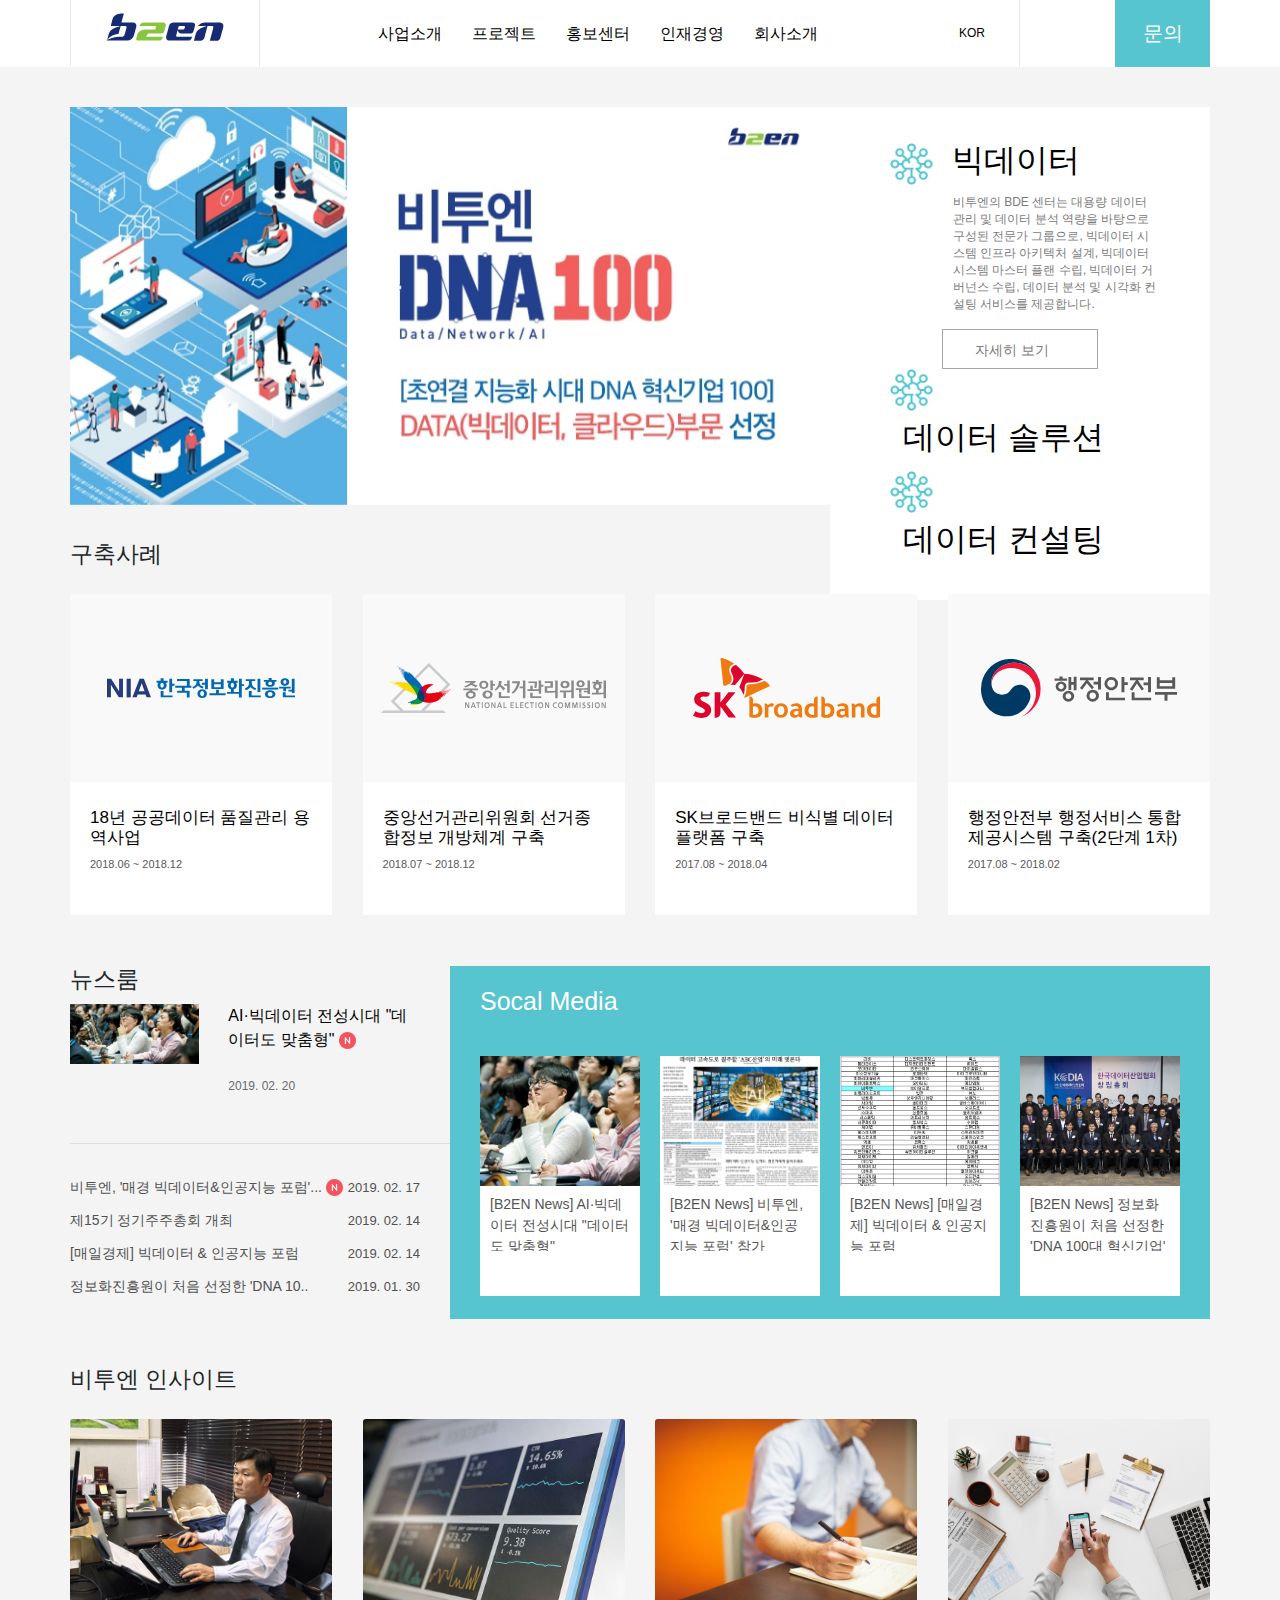
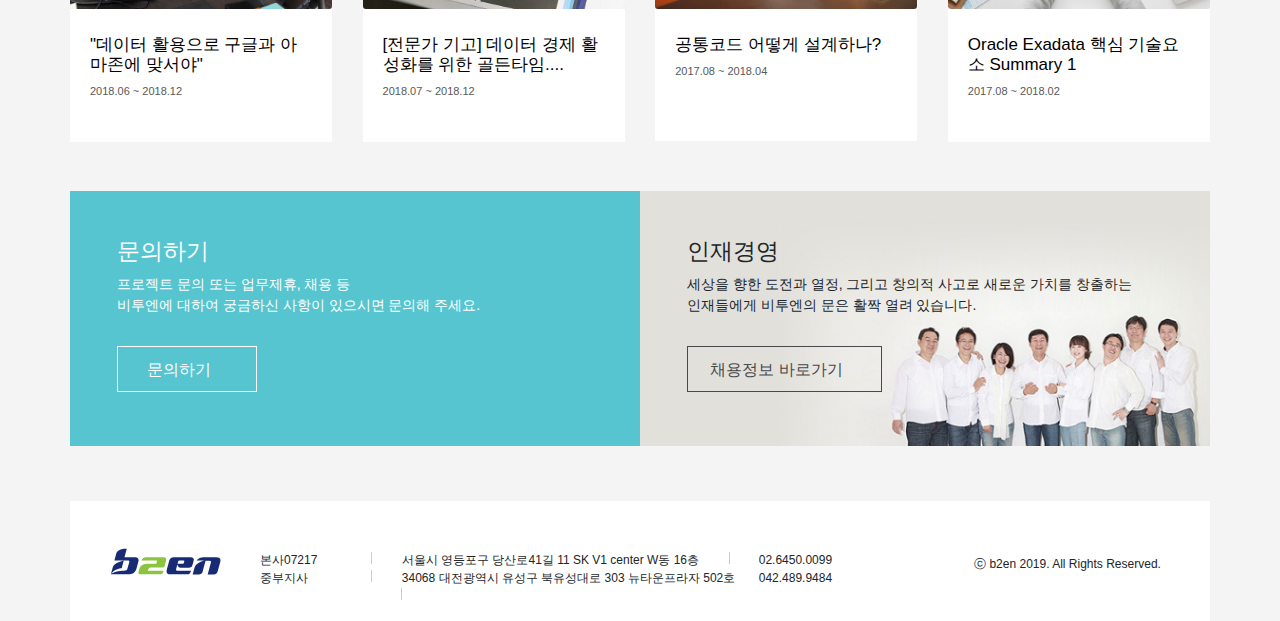
<file: portfolio/devuno-company-1/index.html>
<!doctype html>
<html lang="ko">
	<head>
		<!-- Required meta tags -->
		<meta charset="utf-8">
		<meta name="viewport" content="width=device-width, initial-scale=1, shrink-to-fit=no">

		<!-- Bootstrap CSS -->
		<link rel="stylesheet" href="https://stackpath.bootstrapcdn.com/bootstrap/4.3.1/css/bootstrap.min.css" integrity="sha384-ggOyR0iXCbMQv3Xipma34MD+dH/1fQ784/j6cY/iJTQUOhcWr7x9JvoRxT2MZw1T" crossorigin="anonymous">
		
		<!-- Style CSS -->
		<link rel="stylesheet" href="./css/layout.css">
		<link rel="stylesheet" href="./css/page.main.css">

		<!-- Font style -->
		<link rel="stylesheet" href="https://use.fontawesome.com/releases/v5.7.2/css/all.css" integrity="sha384-fnmOCqbTlWIlj8LyTjo7mOUStjsKC4pOpQbqyi7RrhN7udi9RwhKkMHpvLbHG9Sr" crossorigin="anonymous">

		<title>Portfolio - b2en</title>
	</head>
	<body>
		<div class="container-fluid wrapper">
			<header>
				<div class="container header-container">
					<div class="row header-wrap">						
						<h1 class="col-2 header-logo">
							<a href="./index.html"><img src="./img/logo-2.svg" alt="로고"></a>
						</h1>
						<div class="col-7 header-nav">
							<ul class="d-flex flex-row justify-content-center text-center header-main-nav">
								<li>
									<a href="./sub-page.html">사업소개</a>
									<ul class="sub-nav sub-nav-1">
										<li><a href="#">데이터 컨설팅</a></li>
										<li><a href="#">빅데이터</a></li>
										<li><a href="#">데이터 솔루션</a></li>
										<li><a href="#">데이터 교육</a></li>
										<li><a href="#">데이터 서적</a></li>
									</ul>
								</li>
								<li>
									<a href="./sub-page.html">프로젝트</a>
									<ul class="sub-nav sub-nav-2">
										<li><a href="#">Sub Navigation Item</a></li>
										<li><a href="#">Sub Navigation Item</a></li>
										<li><a href="#">Sub Navigation Item</a></li>
										<li><a href="#">Sub Navigation Item</a></li>
										<li><a href="#">Sub Navigation Item</a></li>
									</ul>
								</li>
								<li>
									<a href="./sub-page.html">홍보센터</a>
									<ul class="sub-nav sub-nav-3">
										<li><a href="#">Sub Navigation Item</a></li>
										<li><a href="#">Sub Navigation Item</a></li>
										<li><a href="#">Sub Navigation Item</a></li>
										<li><a href="#">Sub Navigation Item</a></li>
										<li><a href="#">Sub Navigation Item</a></li>
									</ul>
								</li>
								<li>
									<a href="./sub-page.html">인재경영</a>
									<ul class="sub-nav sub-nav-4">
										<li><a href="#">Sub Navigation Item</a></li>
										<li><a href="#">Sub Navigation Item</a></li>
										<li><a href="#">Sub Navigation Item</a></li>
										<li><a href="#">Sub Navigation Item</a></li>
										<li><a href="#">Sub Navigation Item</a></li>
									</ul>
								</li>
								<li>
									<a href="./sub-page.html">회사소개</a>
									<ul class="sub-nav sub-nav-5">
										<li><a href="#">Sub Navigation Item</a></li>
										<li><a href="#">Sub Navigation Item</a></li>
										<li><a href="#">Sub Navigation Item</a></li>
										<li><a href="#">Sub Navigation Item</a></li>
										<li><a href="#">Sub Navigation Item</a></li>
									</ul>
								</li>    
							</ul>
						</div>
						<div class="col-3 header-right text-center">
							<div class="row">
								<div class="col-4 language-select">
									<a href="#" class="language-select-basic">KOR <i class="fa fa-angle-down"></i></a>
									<ul class="language-select-item">
										<li><a href="#">Korean</a></li>
										<li><a href="#">English</a></li>	
									</ul>
								</div>						
								<a href="#" class="col-4 search"><i class="fas fa-search"></i></a>
								<a href="#" class="col-4 question">문의</a>
							</div>
						</div>
					</div>
				</div>
			</header>
			<!-- header -->
			<section>
				<div class="container section-container">
					<div class="row main">
						<div class="col-8 main-bg">
							<div id="carouselExampleSlidesOnly" class="carousel slide" data-ride="carousel">
								<div class="carousel-inner">
									<div class="carousel-item active">
										<img class="d-block w-100" src="./img/main-cover-data.jpg" alt="First slide">
									</div>
									<div class="carousel-item">
										<img class="d-block w-100" src="./img/main-cover-smeta.jpg" alt="Second slide">
									</div>								
								</div>
							</div>
						</div>
						<div class="col-4 main-text-box">
						<div id="accordion">
							<div class="card">
								<div class="card-header" id="headingOne">
									<h5 class="mb-0">
										<img src="./img/ic-bigdata-active.png" class="col-2 text-center main-text-icon" alt="빅데이터">
										<button class="btn btn-link" data-toggle="collapse" data-target="#collapseOne" aria-expanded="true" aria-controls="collapseOne">
											<h2>빅데이터</h2>
										</button>
									</h5>
								</div>					
								<div id="collapseOne" class="collapse show" aria-labelledby="headingOne" data-parent="#accordion">
									<div class="card-body">
										<p>
											비투엔의 BDE 센터는 대용량 데이터 관리 및 데이터 분석 역량을 바탕으로 구성된 전문가 그룹으로, 빅데이터 시스템 인프라 아키텍처 설계, 빅데이터 시스템 마스터 플랜 수립, 빅데이터 거버넌스 수립, 데이터 분석 및 시각화 컨설팅 서비스를 제공합니다.
										</p>									
										<a href="#" class="button">자세히 보기 <i class="fas fa-long-arrow-alt-right pl-3"></i></a>
									</div>
								</div>
							</div>
							<div class="card">
								<div class="card-header" id="headingTwo">
									<h5 class="mb-0">
										<img src="./img/ic-bigdata-active.png" class="col-2 text-center main-text-icon" alt="빅데이터">
										<button class="btn btn-link" data-toggle="collapse" data-target="#collapseTwo" aria-expanded="true" aria-controls="collapseTwo">
											<h2>데이터 솔루션</h2>
										</button>
									</h5>
								</div>					
								<div id="collapseTwo" class="collapse" aria-labelledby="headingTwo" data-parent="#accordion">
									<div class="card-body">
										<p>
											비투엔의 자사 솔루션인 SDQ는 체계적인 전사 데이터 품질 관리 프로세스를 구축하여 데이터 품질 제고 및 안정성의 확보로 전사 차원의 업무 효율성 향상에 기여합니다.
										</p>									
										<a href="#" class="button">자세히 보기 <i class="fas fa-long-arrow-alt-right pl-3"></i></a>
									</div>
								</div>
							</div>
							<div class="card">
								<div class="card-header" id="headingThree">
									<h5 class="mb-0">
										<img src="./img/ic-bigdata-active.png" class="col-2 text-center main-text-icon" alt="빅데이터">
										<button class="btn btn-link" data-toggle="collapse" data-target="#collapseThree" aria-expanded="true" aria-controls="collapseThree">
											<h2>데이터 컨설팅</h2>
										</button>
									</h5>
								</div>					
								<div id="collapseThree" class="collapse" aria-labelledby="headingThree" data-parent="#accordion">
									<div class="card-body">
										<p>
											비투엔은 풍부한 이해와 수백여 프로젝트 경험에서 축적된 노하우를 바탕으로 급변하는 IT 환경에 고객의 needs를 명확히 분석하여 컨설팅에서 시스템 구축까지 최적의 통합 IT서비스를 제공합니다.
										</p>									
										<a href="#" class="button">자세히 보기 <i class="fas fa-long-arrow-alt-right pl-3"></i></a>
									</div>
								</div>
							</div>		
						</div> 
							<!-- <div class="row main-text-list">
								<div class="col-2 text-center main-text-icon">
									<img src="./img/ic-bigdata-active.png" alt="빅데이터">
								</div>
								<div class="col-10 main-text-txt">
									<h2>빅데이터</h2>
									<p>
										비투엔의 BDE 센터는 대용량 데이터 관리 및 데이터 분석 역량을 바탕으로 구성된 전문가 그룹으로, 빅데이터 시스템 인프라 아키텍처 설계, 빅데이터 시스템 마스터 플랜 수립, 빅데이터 거버넌스 수립, 데이터 분석 및 시각화 컨설팅 서비스를 제공합니다.
									</p>									
									<a href="#" class="button">자세히 보기 <i class="fas fa-long-arrow-alt-right pl-3"></i></a>
								</div>
							</div>
							<div href="#" class="row main-text-list">
								<div class="col-2 text-center main-text-icon">
									<img src="./img/ic-datasolution.png" alt="빅데이터">
								</div>
								<div class="col-10 main-text-txt">
									<h2>데이터 솔루션</h2>
								</div>
							</div>
							<div href="#" class="row main-text-list">
								<div class="col-2 text-center main-text-icon">
									<img src="./img/ic-dataconsulting.png" alt="빅데이터">
								</div>
								<div class="col-10 main-text-txt">
									<h2>데이터 컨설팅</h2>
								</div>
							</div> -->
						</div>
							





					</div><!-- main -->
					<div class="example">
						<h3>구축사례</h3>
						<ul class="d-flex flex-row justify-content-between pl-0 example-list-wrap">
							<li class="col-3 example-list">
								<a href="#" class="cards">
									<div class="card-img">
										<img src="./img/nia.svg" alt="카드이미지">
										<span class="card-img-hover"></span>
									</div>
									<div class="card-txt">
										<h4>18년 공공데이터 품질관리 용역사업</h4>
										<p>2018.06 ~ 2018.12</p>
									</div>
								</a>
							</li>
							<li class="col-3 example-list">
								<a href="#" class="cards">
									<div class="card-img">
										<img src="./img/election.svg" alt="카드이미지">
										<span class="card-img-hover"></span>
									</div>
									<div class="card-txt">
										<h4>중앙선거관리위원회 선거종합정보 개방체계 구축</h4>
										<p>2018.07 ~ 2018.12</p>
									</div>
								</a>
							</li>
							<li class="col-3 example-list">
								<a href="#" class="cards">
									<div class="card-img">
										<img src="./img/sk-broadband.svg" alt="카드이미지">
										<span class="card-img-hover"></span>
									</div>
									<div class="card-txt">
										<h4>SK브로드밴드 비식별 데이터 플랫폼 구축</h4>
										<p>2017.08 ~ 2018.04</p>
									</div>
								</a>
							</li>
							<li class="col-3 example-list">
								<a href="#" class="cards">
									<div class="card-img">
										<img src="./img/goverment.svg" alt="카드이미지">
										<span class="card-img-hover"></span>
									</div>
									<div class="card-txt">
										<h4>행정안전부 행정서비스 통합제공시스템 구축(2단계 1차)</h4>
										<p>2017.08 ~ 2018.02</p>
									</div>
								</a>
							</li>
						</ul>						
					</div><!-- example -->
					<div class="news-social">
						<div class="row news-social-inner">					
							<div class="col-4 newsroom">
								<h3>뉴스룸</h3>
								<div class="row newsroom-top">									
									<div class="col-5 newsroom-top-left">										
										<div class="newsroom-img"></div>
									</div>
									<div class="col-6 newsroom-top-right">
										<a href="#">
											AI·빅데이터 전성시대 "데이터도 맞춤형"
											<img src="./img/new-icon.png" alt="뉴아이콘">
										</a>
										<span>2019. 02. 20</span>
									</div>								
								</div><!-- newsroom-top -->
								<div class="newsroom-bot">
									<ul>
										<li>
											<a href="#">비투엔, '매경 빅데이터&인공지능 포럼'... <img src="./img/new-icon.png" alt="뉴아이콘"></a>
											<span>2019. 02. 17</span>
										</li>
										<li>
											<a href="#">제15기 정기주주총회 개최</a>
											<span>2019. 02. 14</span>
										</li>
										<li>
											<a href="#">[매일경제] 빅데이터 & 인공지능 포럼</a>
											<span>2019. 02. 14</span>
										</li>
										<li>
											<a href="#">정보화진흥원이 처음 선정한 'DNA 10..</a>
											<span>2019. 01. 30</span>
										</li>
									</ul>
								</div><!-- newsroom-top -->
							</div>
							<div class="col-8 social">
								<h3>Socal Media</h3>
								<ul class="d-flex flex-row justify-content-around social-box">
									<li class="col-3 social-list">
										<span class="social-list-img"></span>
										<a href="#" class="social-list-txt">
											[B2EN News] AI·빅데이터 전성시대 "데이터도 맞춤형"
										</a>	
										<span class="social-list-icon">
											<a href="#"><i class="fas fa-rss"></i></a>											
											<a href="#" class="float-right ml-1"><i class="fab fa-twitter-square"></i></a>
											<a href="#" class="float-right"><i class="fab fa-facebook"></i></a>
										</span>
									</li>
									<li class="col-3 social-list">
										<span class="social-list-img"></span>
										<a href="#" class="social-list-txt">
											[B2EN News] 비투엔, '매경 빅데이터&인공지능 포럼' 참가
										</a>	
										<span class="social-list-icon">
											<a href="#"><i class="fas fa-rss"></i></a>											
											<a href="#" class="float-right ml-1"><i class="fab fa-twitter-square"></i></a>
											<a href="#" class="float-right"><i class="fab fa-facebook"></i></a>
										</span>
									</li>
									<li class="col-3 social-list">
										<span class="social-list-img"></span>
										<a href="#" class="social-list-txt">
											[B2EN News] [매일경제] 빅데이터 & 인공지능 포럼
										</a>	
										<span class="social-list-icon">
											<a href="#"><i class="fas fa-rss"></i></a>											
											<a href="#" class="float-right ml-1"><i class="fab fa-twitter-square"></i></a>
											<a href="#" class="float-right"><i class="fab fa-facebook"></i></a>
										</span>
									</li>
									<li class="col-3 social-list">
										<span class="social-list-img"></span>
										<a href="#" class="social-list-txt">
											[B2EN News] 정보화진흥원이 처음 선정한 'DNA 100대 혁신기업'
										</a>	
										<span class="social-list-icon">
											<a href="#"><i class="fas fa-rss"></i></a>											
											<a href="#" class="float-right ml-1"><i class="fab fa-twitter-square"></i></a>
											<a href="#" class="float-right"><i class="fab fa-facebook"></i></a>
										</span>
									</li>									
								</ul>
							</div>
						</div>
					</div><!-- news-social -->
					<div class="insite">
						<h3>비투엔 인사이트</h3>
						<ul class="d-flex flex-row justify-content-between pl-0 example-list-wrap">
							<li class="col-3 example-list">
								<a href="#" class="cards">
									<div class="card-img">
										<span class="card-img-hover-2"></span>
									</div>
									<div class="card-txt">
										<h4>"데이터 활용으로 구글과 아마존에 맞서야"</h4>
										<p>2018.06 ~ 2018.12</p>
									</div>
								</a>
							</li>
							<li class="col-3 example-list">
								<a href="#" class="cards">
									<div class="card-img">
										<span class="card-img-hover-2"></span>
									</div>
									<div class="card-txt">
										<h4>[전문가 기고] 데이터 경제 활성화를 위한 골든타임....</h4>
										<p>2018.07 ~ 2018.12</p>
									</div>
								</a>
							</li>
							<li class="col-3 example-list">
								<a href="#" class="cards">
										<div class="card-img">
											<span class="card-img-hover-2"></span>
										</div>
									<div class="card-txt">
										<h4>공통코드 어떻게 설계하나?</h4>
										<p>2017.08 ~ 2018.04</p>
									</div>
								</a>
							</li>
							<li class="col-3 example-list">
								<a href="#" class="cards">
										<div class="card-img">
											<span class="card-img-hover-2"></span>
										</div>
									<div class="card-txt">
										<h4>Oracle Exadata 핵심 기술요소 Summary 1</h4>
										<p>2017.08 ~ 2018.02</p>
									</div>
								</a>
							</li>
						</ul>						
					</div><!-- insite -->
					<div class="banner">
						<div class="row banner-inner">
							<div class="col-6 banner-left">
								<h3>문의하기</h3>
								<p>프로젝트 문의 또는 업무제휴, 채용 등 <br>
									비투엔에 대하여 궁금하신 사항이 있으시면 문의해 주세요.</p>
								<a href="#" class="button-2">문의하기 <i class="fas fa-long-arrow-alt-right pl-3"></i></a>																	
							</div>
							<div class="col-6 banner-right">
								<h3>인재경영</h3>
								<p>세상을 향한 도전과 열정, 그리고 창의적 사고로 새로운 가치를 창출하는<br>
									인재들에게 비투엔의 문은 활짝 열려 있습니다.</p>
								<a href="#" class="button-2">채용정보 바로가기 <i class="fas fa-long-arrow-alt-right pl-3"></i></a>
							</div>
						</div>
					</div><!-- banner -->
				</div>
			</section>
			<!-- section -->
			<footer>
				<div class="container footer-container">
					<div class="row footer-inner">
						<h1 class="col-2 footer-logo">
							<a href="#">
								<img src="./img/logo-2.svg" alt="">
							</a>
						</h1>
						<div class="col-7 footer-adr">
							<div class="row">
								<div class="col-2">본사07217</div>
								<div class="col-7 address">서울시 영등포구 당산로41길 11 SK V1 center W동 16층</div>
								<div class="col-3">02.6450.0099</div>
							</div>
							<div class="row">
								<div class="col-2">중부지사</div>
								<div class="col-7 address">34068 대전광역시 유성구 북유성대로 303 뉴타운프라자 502호</div>
								<div class="col-3">042.489.9484</div>
							</div>													 
						</div>
						<div class="col-3 text-center footer-copyright">
							<span>ⓒ b2en 2019. All Rights Reserved.</span>
						</div>
					</div>
				</div>
			</footer>
			<!-- footer -->
		</div>
		<!-- wrapper -->
		

		
		<script type="text/javascript" src="./js/layout.js"></script>
		<script src="https://code.jquery.com/jquery-3.3.1.slim.min.js" integrity="sha384-q8i/X+965DzO0rT7abK41JStQIAqVgRVzpbzo5smXKp4YfRvH+8abtTE1Pi6jizo" crossorigin="anonymous"></script>
		<script src="https://cdnjs.cloudflare.com/ajax/libs/popper.js/1.14.7/umd/popper.min.js" integrity="sha384-UO2eT0CpHqdSJQ6hJty5KVphtPhzWj9WO1clHTMGa3JDZwrnQq4sF86dIHNDz0W1" crossorigin="anonymous"></script>
		<script src="https://stackpath.bootstrapcdn.com/bootstrap/4.3.1/js/bootstrap.min.js" integrity="sha384-JjSmVgyd0p3pXB1rRibZUAYoIIy6OrQ6VrjIEaFf/nJGzIxFDsf4x0xIM+B07jRM" crossorigin="anonymous"></script>
	</body>
</html>
</file>
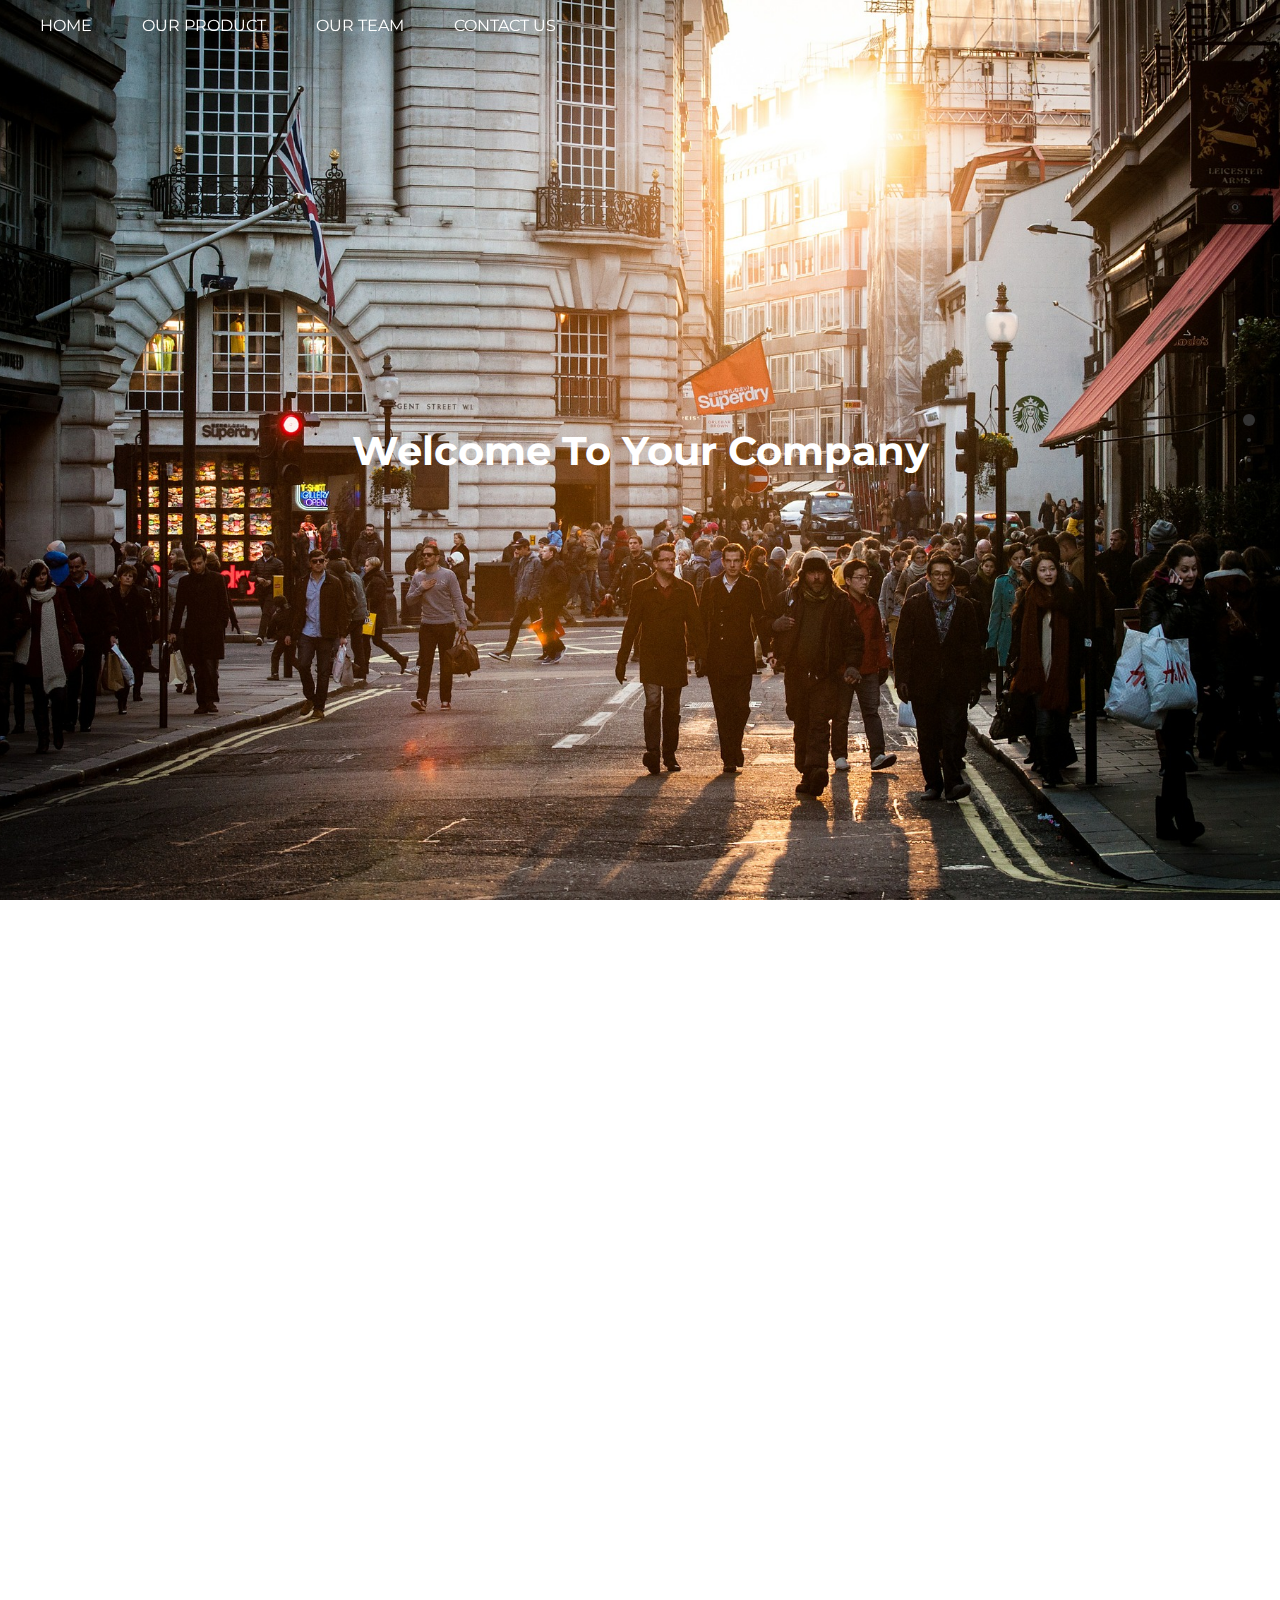
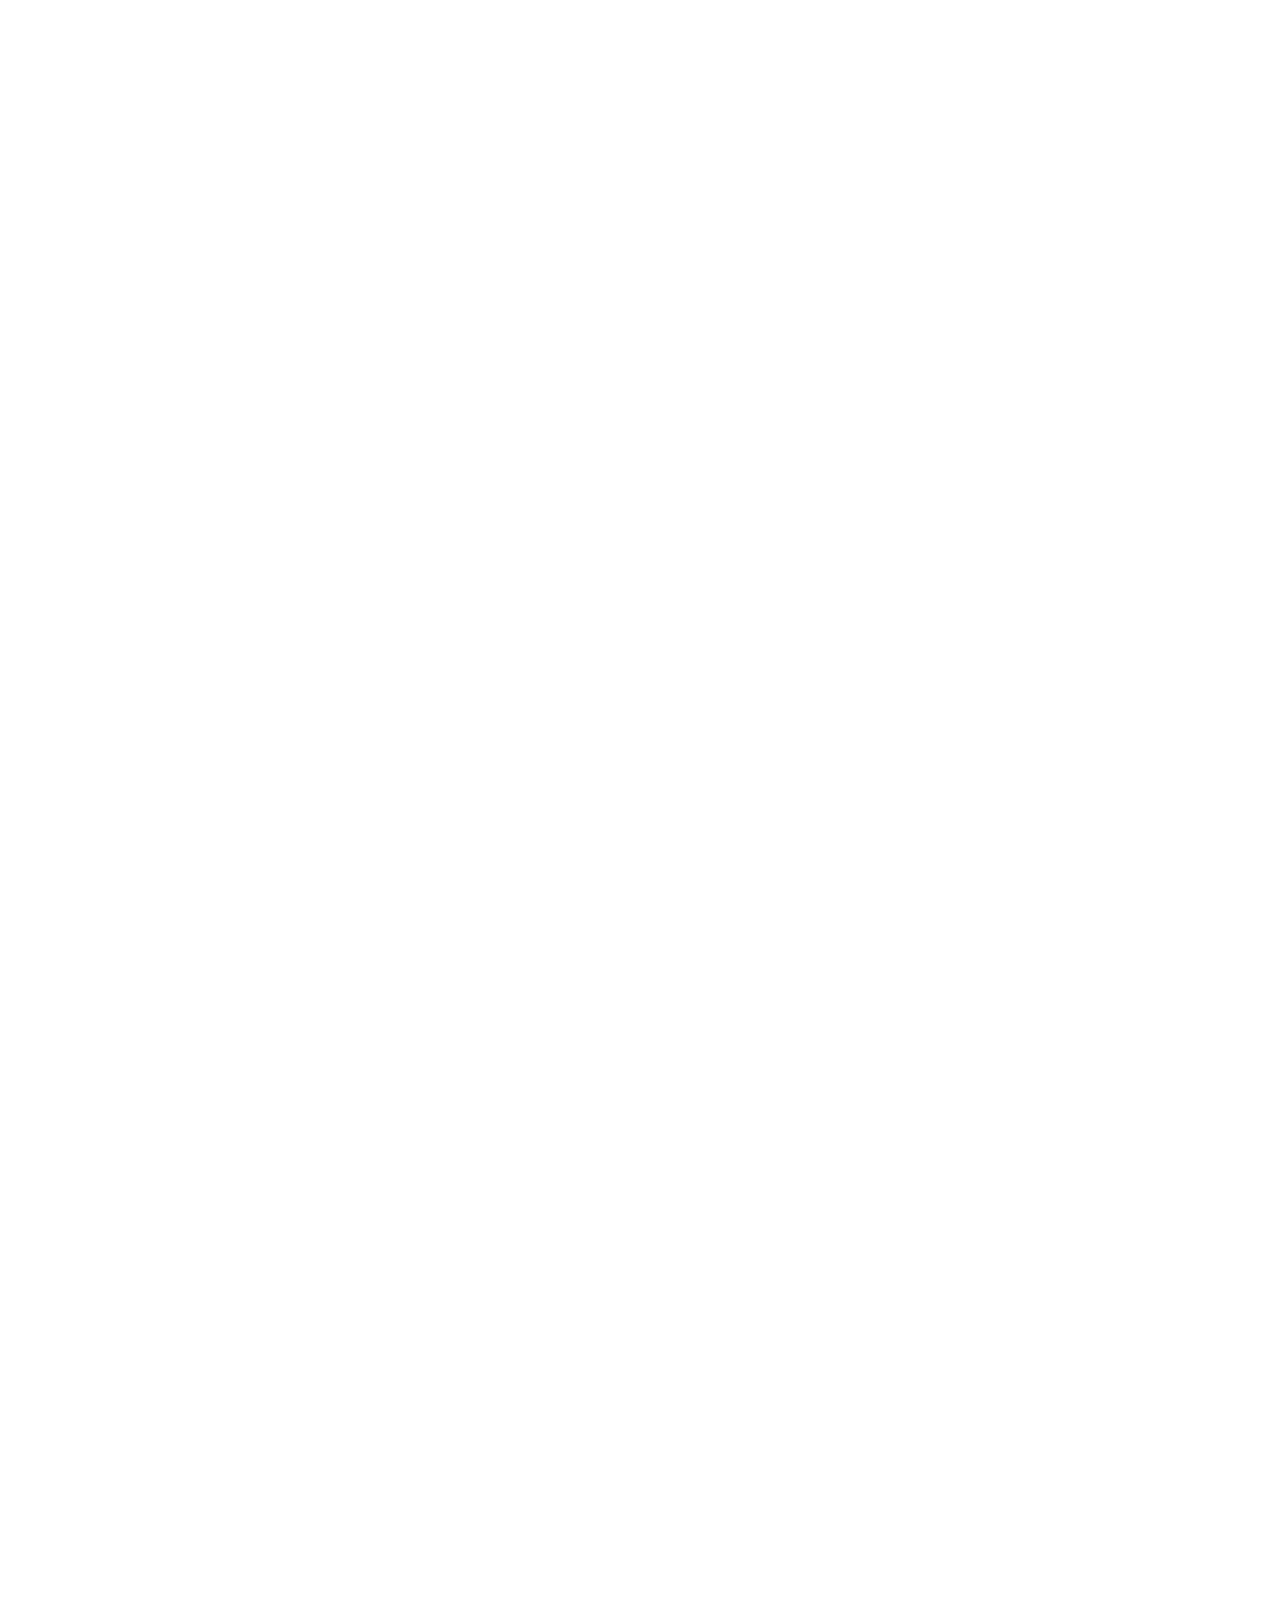
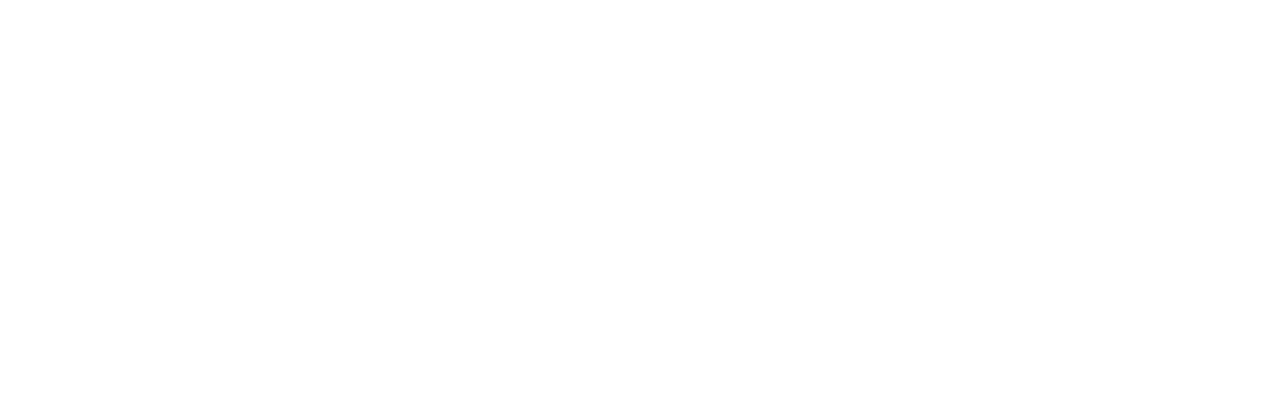
<file: portfolio/devuno-company-2/index.html>
<!DOCTYPE html>
<html>
<head>
	<title></title>
	
	<!-- Style CSS -->
	<link rel="stylesheet" type="text/css" href="./resource/fullpage/fullpage.css">
	<link rel="stylesheet" href="./css/style.css">

	<link rel="stylesheet" href="https://use.fontawesome.com/releases/v5.7.1/css/all.css" integrity="sha384-fnmOCqbTlWIlj8LyTjo7mOUStjsKC4pOpQbqyi7RrhN7udi9RwhKkMHpvLbHG9Sr" crossorigin="anonymous">

	<!-- font -->
	<link href="https://fonts.googleapis.com/css?family=Montserrat:300,400|Nanum+Gothic:800" rel="stylesheet">
</head>
<body>
	<ul id="menu" class="menu">
		<li data-menuanchor="anchors1"><a href="#anchors1">HOME</a></li>
		<li data-menuanchor="anchors2"><a href="#anchors2">OUR PRODUCT</a></li>
		<li data-menuanchor="anchors3"><a href="#anchors3">OUR TEAM</a></li>
		<li data-menuanchor="anchors4"><a href="#anchors4">CONTACT US</a></li>
	</ul>	
	<div id="fullpage" class="fullpage">
		<div class="section active" id="section0">
			<h1>Welcome To Your Company</h1>
		</div><!-- section0 -->
		<div class="section" id="section1">
		  <div class="slide">
				<div class="section1-inner section1-item1">
					<div class="product-img">
						<img src="./img/item-1.png" width="100%" alt="아이템">
					</div>
					<div class="product-info">
						<div class="product-info-inner">
							<h1>Product Name</h1>
							<p>Product Description <br>
							   Lorem ipsum, dolor sit amet consectetur adipisicing elit. Provident, voluptas!								
							</p>
							<button>Contact Us</button>
						</div>				
					</div>	
				</div><!-- section1-item1 -->
			</div>
		  <div class="slide active">
				<div class="section1-inner section1-item2">
					<div class="product-img">
						<img src="./img/item-2.png" width="100%" alt="아이템">
					</div>
					<div class="product-info">
						<div class="product-info-inner">
							<h1>Product Name</h1>
							<p>Product Description <br>
							   Lorem ipsum, dolor sit amet consectetur adipisicing elit. Provident, voluptas!								
							</p>
							<button>Contact Us</button>
						</div>				
					</div>	
				</div><!-- section1-item2 -->
			</div>
		    <div class="slide">
					<div class="section1-inner section1-item3">
						<div class="product-img">
							<img src="./img/item-3.png" width="100%" alt="아이템">
						</div>
						<div class="product-info">
							<div class="product-info-inner">
								<h1>Product Name</h1>
								<p>Product Description <br>
									 Lorem ipsum, dolor sit amet consectetur adipisicing elit. Provident, voluptas!								
								</p>
								<button>Contact Us</button>
							</div>				
						</div>	
					</div><!-- section1-item3 -->
				</div>
		    <div class="slide">
					<div class="section1-inner section1-item4">
						<div class="product-img">
							<img src="./img/item-4.png" width="100%" alt="아이템">
						</div>
						<div class="product-info">
							<div class="product-info-inner">
								<h1>Product Name</h1>
								<p>Product Description <br>
									 Lorem ipsum, dolor sit amet consectetur adipisicing elit. Provident, voluptas!								
								</p>
								<button>Contact Us</button>
							</div>				
						</div>	
					</div><!-- section1-item4 -->
				</div>
		</div><!-- section1 -->
		<div class="section" id="section2">
			<div class="section2-inner">
				<h1>OUR TEAM</h1>
				<p>Lorem ipsum dolor sit, amet consectetur adipisicing elit. Natus, commodi.</p>
				<ul>
					<li>
						<img src="./img/team-pf1.jpg" class="pf-img" alt="팀원">						
						<ul class="social-icon">
							<li><a href="#"><i class="far fa-envelope"></i></a></li>
							<li><a href="#"><i class="fab fa-facebook"></i></a></li>
							<li><a href="#"><i class="fab fa-instagram"></i></a></li>
							<li><a href="#"><i class="fab fa-twitter-square"></i></a></li>
						</ul>
						<div class="member-introduce">
							<h4>Member Name</h4>
							<p>Part</p>
						</div>
					</li>
					<li>
						<img src="./img/team-pf2.jpg" class="pf-img" alt="팀원">
						<ul class="social-icon">
							<li><a href="#"><i class="far fa-envelope"></i></a></li>
							<li><a href="#"><i class="fab fa-facebook"></i></a></li>
							<li><a href="#"><i class="fab fa-instagram"></i></a></li>
							<li><a href="#"><i class="fab fa-twitter-square"></i></a></li>
						</ul>
						<div class="member-introduce">
							<h4>Member Name</h4>
							<p>Part</p>
						</div>
					</li>
					<li>
						<img src="./img/team-pf3.jpg" class="pf-img" alt="팀원">
						<ul class="social-icon">
							<li><a href="#"><i class="far fa-envelope"></i></a></li>
							<li><a href="#"><i class="fab fa-facebook"></i></a></li>
							<li><a href="#"><i class="fab fa-instagram"></i></a></li>
							<li><a href="#"><i class="fab fa-twitter-square"></i></a></li>
						</ul>
						<div class="member-introduce">
							<h4>Member Name</h4>
							<p>Part</p>
						</div>
					</li>
					<li>
						<img src="./img/team-pf4.jpeg" class="pf-img" alt="팀원">
						<ul class="social-icon">
							<li><a href="#"><i class="far fa-envelope"></i></a></li>
							<li><a href="#"><i class="fab fa-facebook"></i></a></li>
							<li><a href="#"><i class="fab fa-instagram"></i></a></li>
							<li><a href="#"><i class="fab fa-twitter-square"></i></a></li>
						</ul>
						<div class="member-introduce">
							<h4>Member Name</h4>
							<p>Part</p>
						</div>
					</li>
				</ul>
			</div>
		</div><!-- section2 -->
		<div class="section" id="section3">
			<div class="section3-inner">
				<div class="section3-left">
					<h1>
						CONTACT US
						<span class="red-underline"></span>
					</h1>
					<p>We will do our best to not regret your choice.</p>
					<div class="adr">
							<p>
								<i class="fas fa-location-arrow"></i>
								<span class="adr-tit">Address : </span> Gunja-dong Gwangjin-gu .Seoul
							</p>
							<p>
								<i class="fas fa-headphones-alt"></i>
								<span class="adr-tit">Phone : </span> 02-0000-0000
							</p>
							<p>
								<i class="fas fa-at"></i>
								<span class="adr-tit">Email : </span> xxx@gmail.com
							</p>
					</div>
				</div>
				<div class="section3-right">
					<form action="#" class="contact-write">
						<div class="name">
								<span>Name</span><br>	
								<input type="text" name="name" id="" placeholder="Enter Your Name..."><br>
						</div>
						<div class="email">
								<span>E-mail</span><br>
								<input type="text" name="Email" id="" placeholder="Enter Your E-mail..."><br>
						</div>
						<div class="msg">
								<span>Messege</span><br>
								<input type="textarea" name="messege" id="" placeholder="Enter Your Messege *">
						</div>
						<a href="#" class="contact-btn">SEND</a>
					</form>
				</div>
			</div>
		</div><!-- section3 -->
	</div>
	
	<!-- <script type="text/javascript" src="https://cdnjs.cloudflare.com/ajax/libs/holder/2.9.6/holder.min.js"></script>	 -->
	<script type="text/javascript" src="https://cdnjs.cloudflare.com/ajax/libs/jquery/3.3.1/jquery.min.js"></script>
	<script type="text/javascript" src="./resource/fullpage/fullpage.js"></script>
	<script type="text/javascript">
		$(document).ready(function(){
			var myFullpage = new fullpage('#fullpage', {
				sectionsColor: ['#f2f2f2', '#4BBFC3', '#7BAABE', 'whitesmoke', '#ccddff'],
				anchors: ['anchors1', 'anchors2', 'anchors3', 'anchors4', 'anchors5'],
				menu: '#menu',
				navigation:true
			});
		});
	</script>
</body>
</html>
</file>
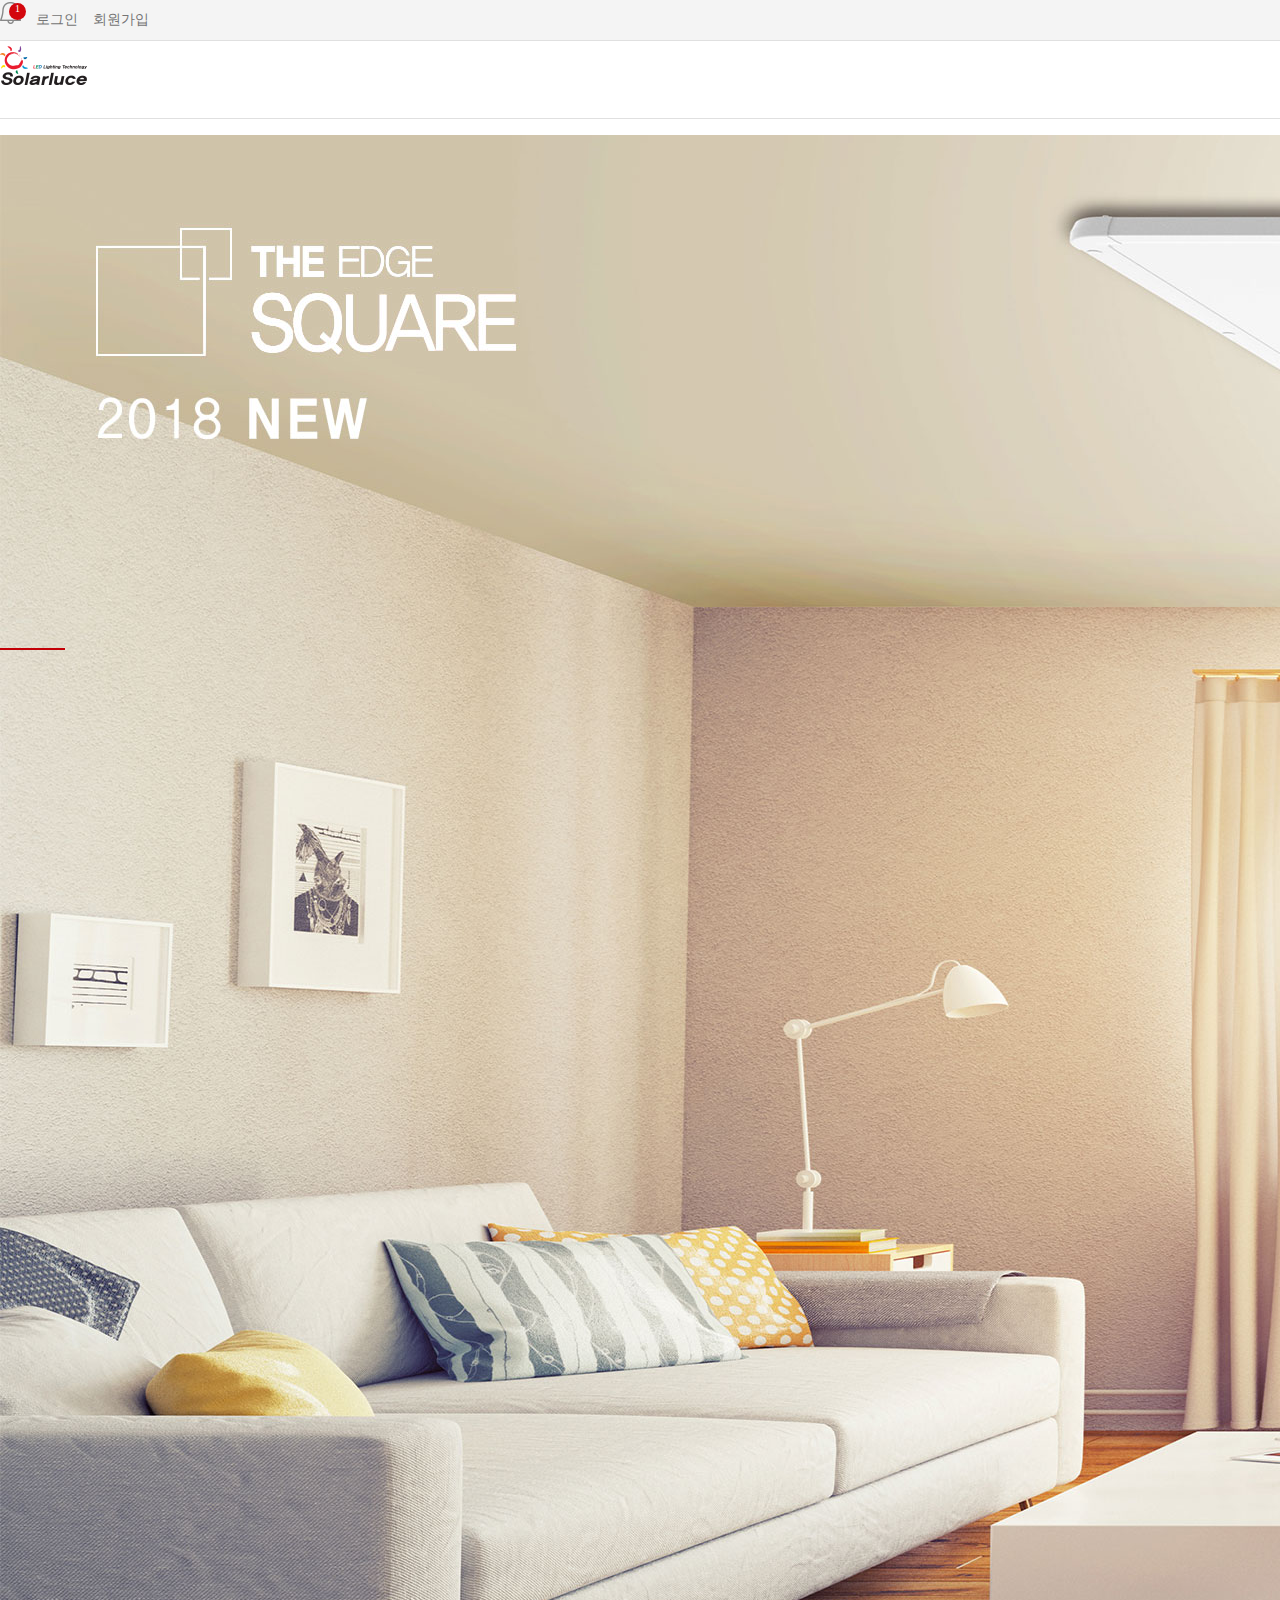
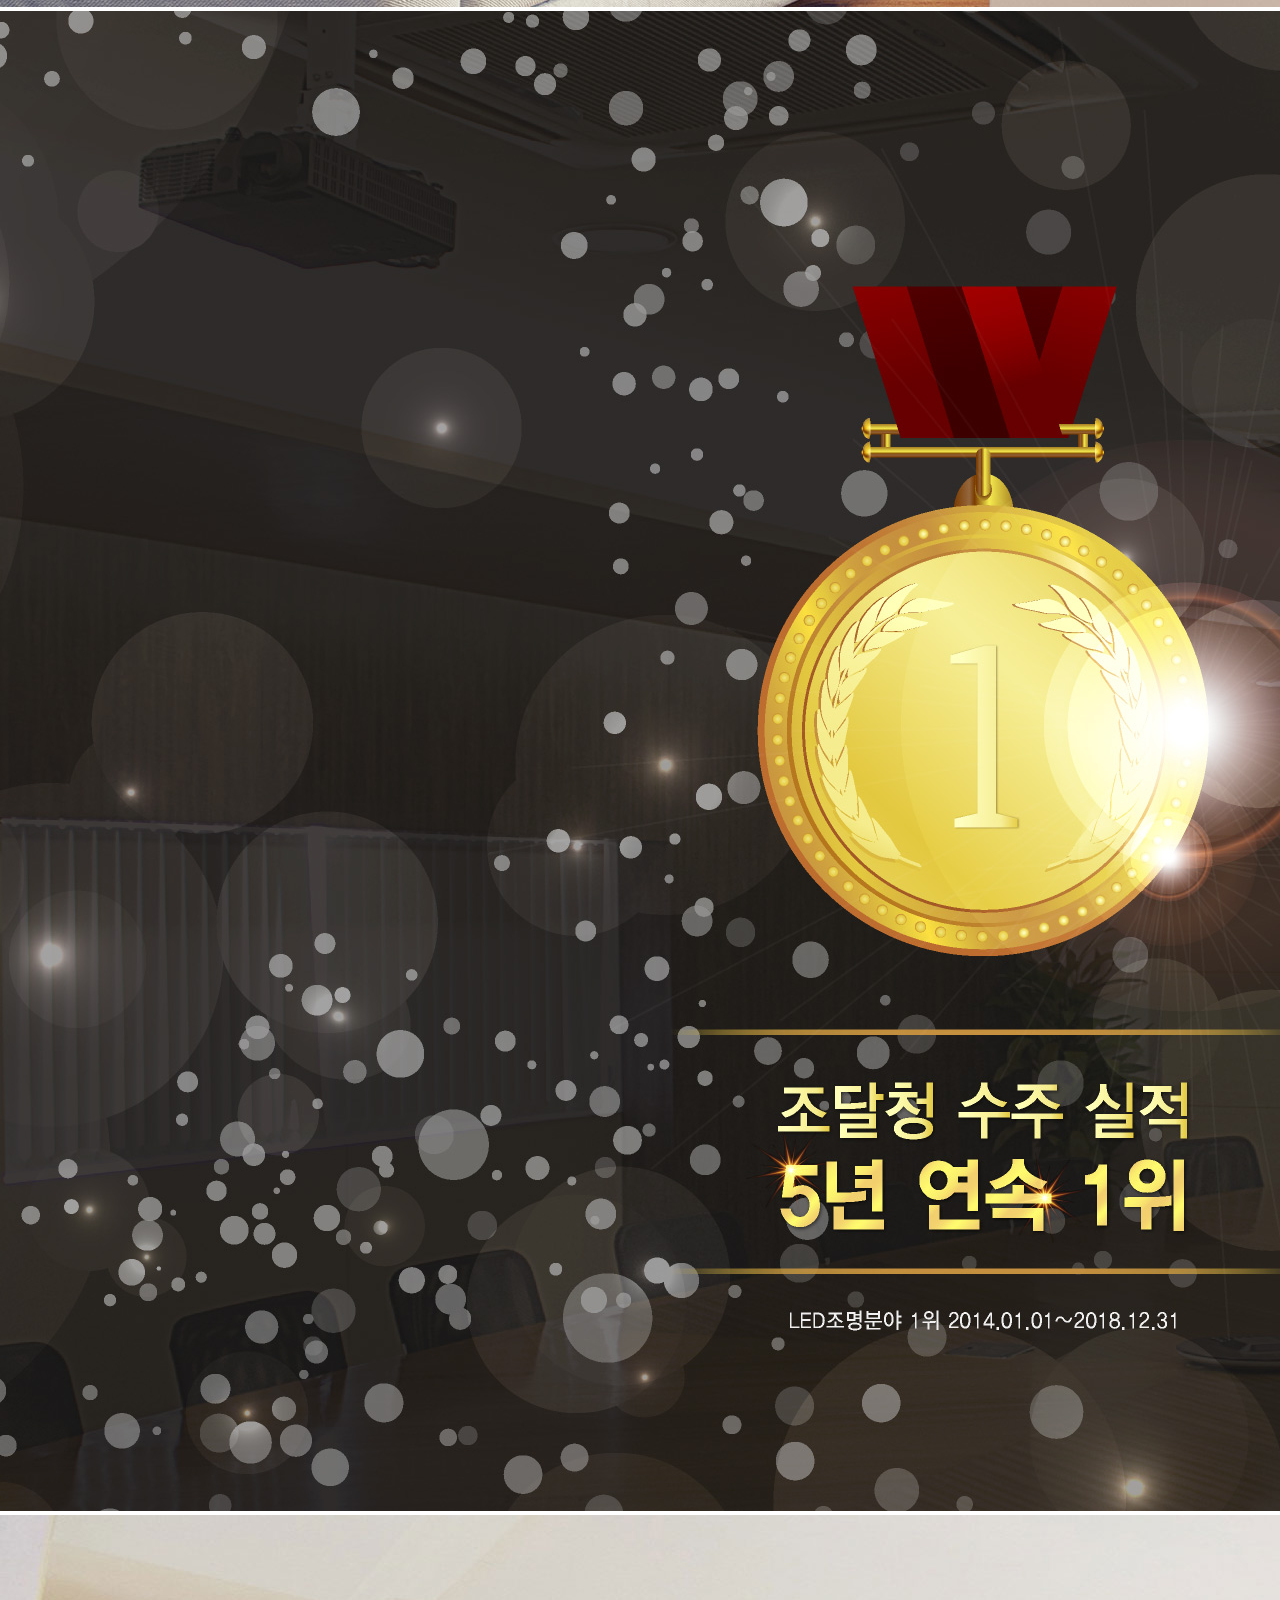
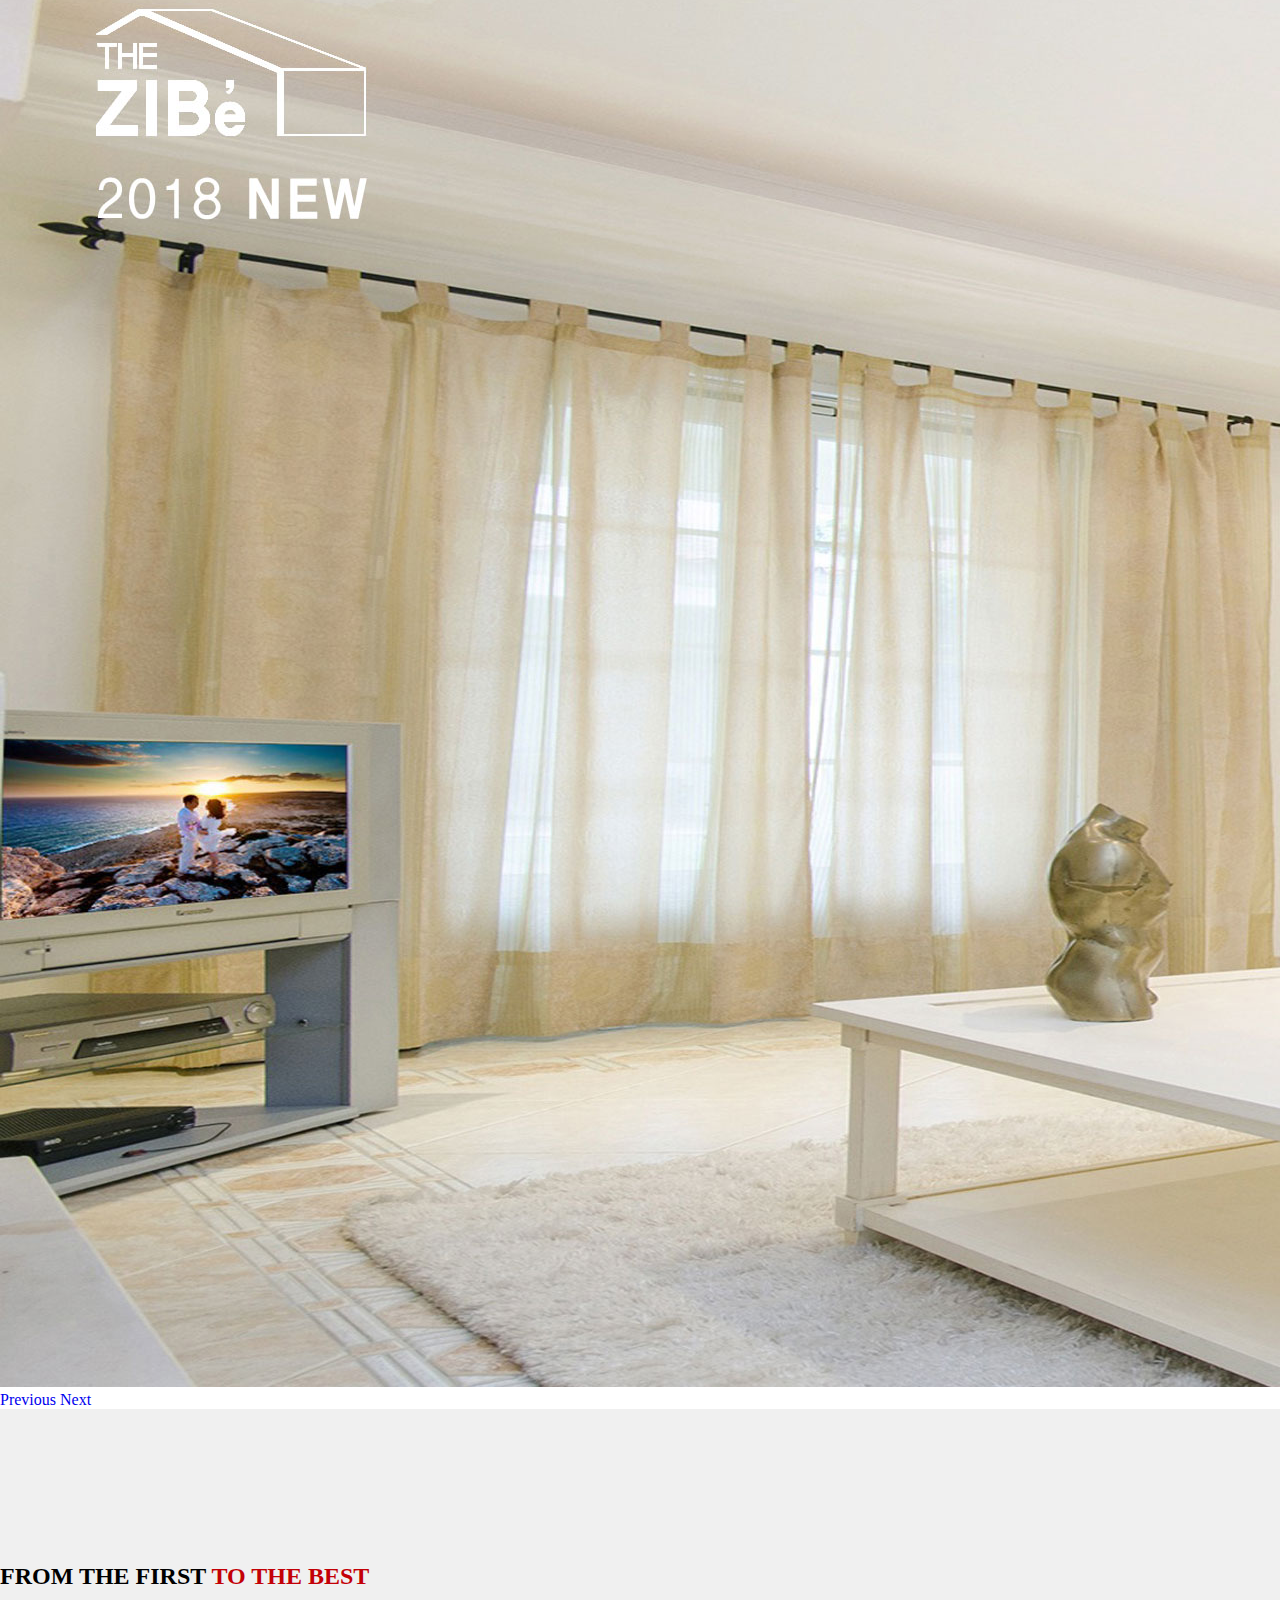
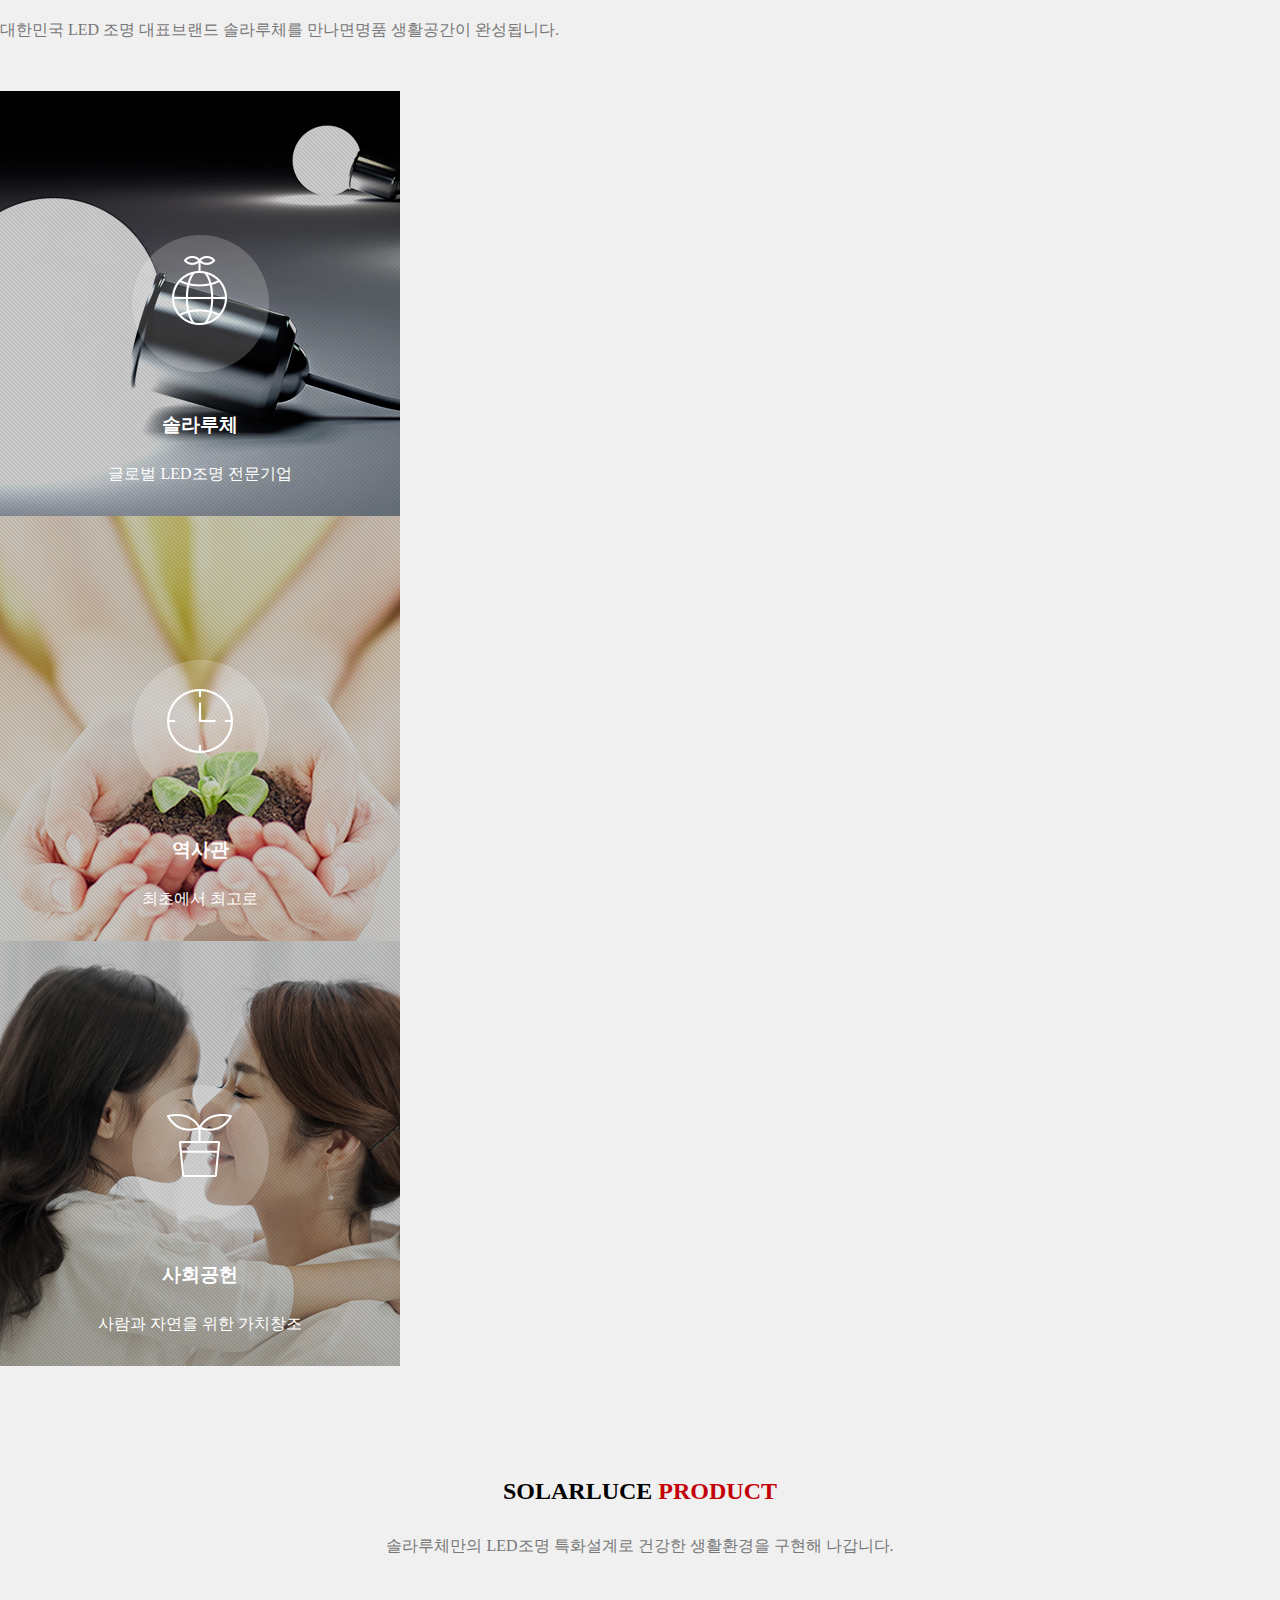
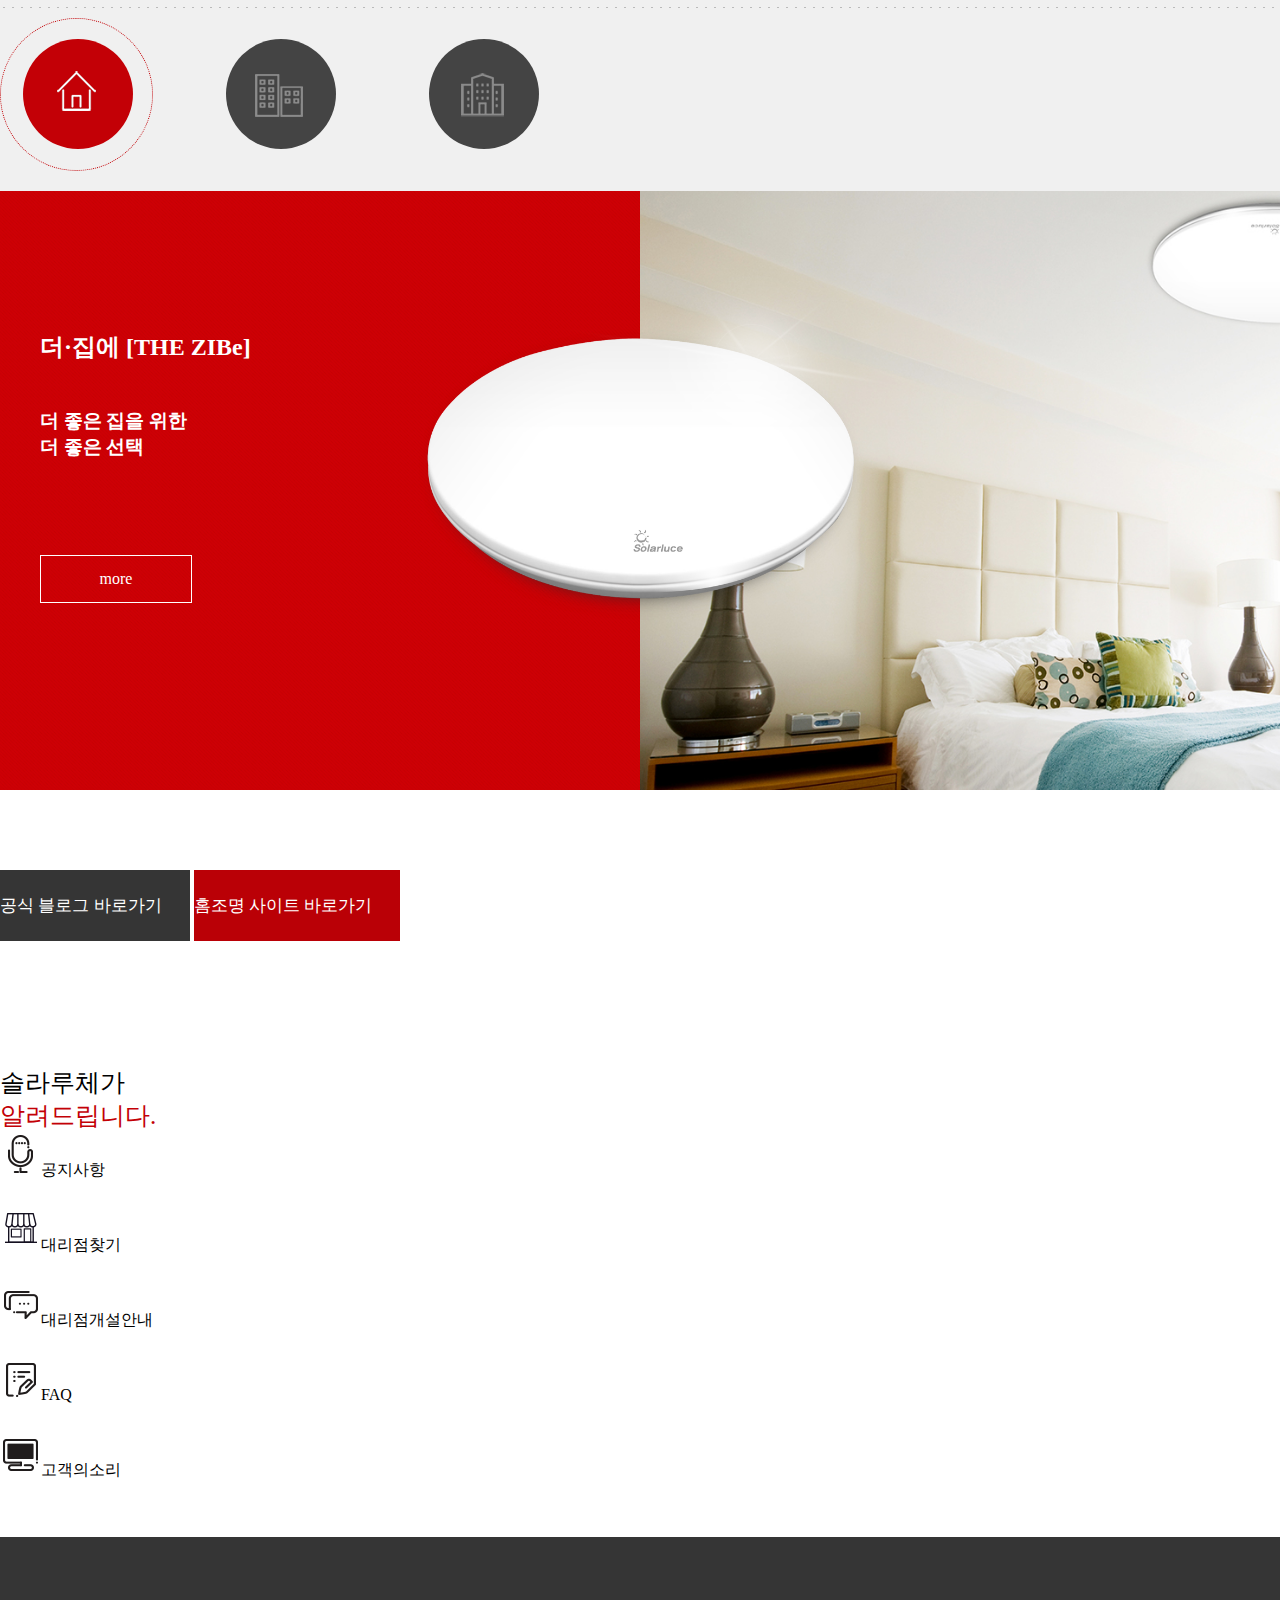
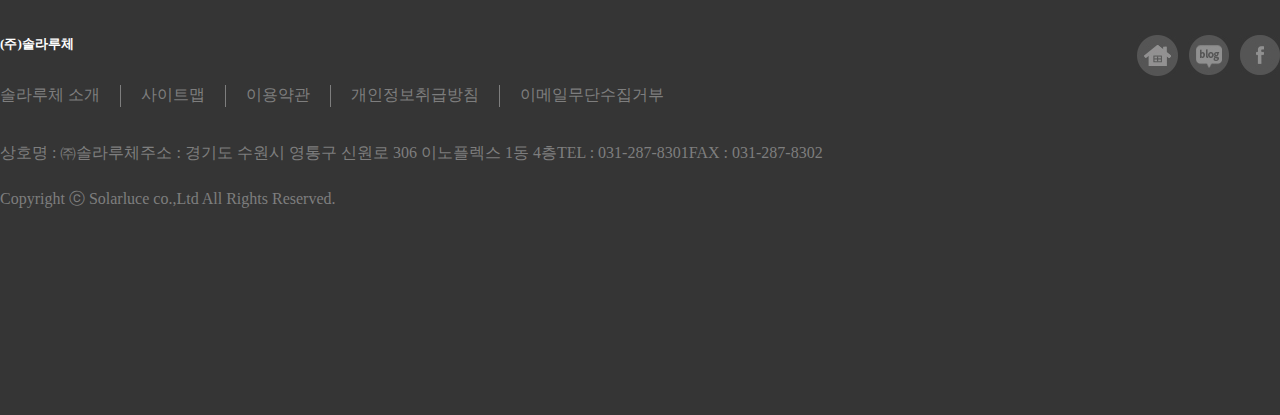
<file: portfolio/devuno-company-3/index.html>
<!doctype html>
<html lang="ko">
  <head>
    <title>Portfolio - 솔라루체 </title>
    <!-- meta tags 필요 -->
    <meta charset="utf-8">
    <meta name="viewport" content="width=device-width, initial-scale=1, shrink-to-fit=no">

    <!-- Bootstrap CSS -->
    <link rel="stylesheet" href="https://maxcdn.bootstrapcdn.com/bootstrap/4.0.0-beta/css/bootstrap.min.css" integrity="sha384-/Y6pD6FV/Vv2HJnA6t+vslU6fwYXjCFtcEpHbNJ0lyAFsXTsjBbfaDjzALeQsN6M" crossorigin="anonymous">

    <!--  Style CSS  -->
    <link rel="stylesheet" href="./css/pc.style.css">
    <link rel="stylesheet" href="./css/tablet.style.css">
    <link rel="stylesheet" href="./css/mobile.style.css">
  </head>
  <body>
    <div class="wrapper">
        <header class="container-fluid">
            <div class="row header-top">
                <ul class="sign d-flex justify-content-end pr-3">
                    <li>
                        <a href="#"><img src="./img/notice_icon.png" alt="알림"></a>
                        <span>1</span>
                    </li>
                    <li><a href="#">로그인</a></li>
                    <li><a href="#">회원가입</a></li>
                </ul>
            </div>
            <div class="row header-bottom ">
                <div class="col-2 col-lg-2 pl-4 logo">
                    <a href="#"><img src="./img/main_logos.png" alt="로고"></a>
                </div>
                <div class="col-8 col-lg-9 nav">
                    <ul>
                        <li><a href="#">기업정보</a></li>
                        <li><a href="#">제품소개</a></li>
                        <li><a href="#">홍보센터</a></li>
                        <li><a href="#">커뮤니티</a></li>
                        <li><a href="#">고객센터</a></li>
                    </ul>
                </div><!-- nav -->
                <div class="col-2 col-lg-1 text-center pt-4 nav-btn">
                    <a href="#"><img src="./img/m_menu_btn.png" alt="모바일메뉴"></a>
                </div>
            </div>
            <div class="sub-nav">
                <div class="d-flex justify-content-center">
                    <div class="col-2 col-lg-2"></div>
                    <div class="col-9 col-lg-9 d-flex justify-content-center text-center sub-nav-middle">
                        <ul>
                            <li><a href="#">회사소개</a></li>
                            <li><a href="#">CEO 인사말</a></li>
                            <li><a href="#">인재채용</a></li>
                            <li><a href="#">찾아오시는 길</a></li>
                        </ul>
                        <ul>
                            <li><a href="#">가정용 조명</a></li>
                            <li><a href="#">산업용 조명</a></li>
                            <li><a href="#">조달용 조명</a></li>
                        </ul>
                        <ul>
                            <li><a href="#">솔라루체 뉴스</a></li>
                            <li><a href="#">홍보영상</a></li>
                            <li><a href="#">설치사례</a></li>
                            <li><a href="#">솔라루체 SNS</a></li>
                            <li><a href="#">자료실</a></li>
                        </ul>
                        <ul>
                            <li><a href="#">이벤트</a></li>
                            <li><a href="#">내가 본 솔라루체</a></li>
                        </ul>
                        <ul>
                            <li><a href="#">공지사항</a></li>
                            <li><a href="#">고객의 소리</a></li>
                            <li><a href="#">FAQ</a></li>
                            <li><a href="#">대리점 찾기</a></li>
                            <li><a href="#">대리점 개설 안내</a></li>
                        </ul>   
                    </div>
                    <div class="col-1 col-lg-1"></div>
                </div>
            </div>            
        </header><!--  header  -->
        <main>
            <div id="carouselExampleIndicators" class="carousel slide" data-ride="carousel">
                <ol class="carousel-indicators">
                    <li data-target="#carouselExampleIndicators" data-slide-to="0" class="active"></li>
                    <li data-target="#carouselExampleIndicators" data-slide-to="1"></li>
                    <li data-target="#carouselExampleIndicators" data-slide-to="2"></li>
                </ol>
                <div class="carousel-inner">
                    <div class="carousel-item active">
                    <img class="d-block w-100" src="./img/main-bg1.jpg" alt="First slide">
                    </div>
                    <div class="carousel-item">
                    <img class="d-block w-100" src="./img/main-bg2.jpg" alt="Second slide">
                    </div>
                    <div class="carousel-item">
                    <img class="d-block w-100" src="./img/main-bg3.jpg" alt="Third slide">
                    </div>
                </div>
                <a class="carousel-control-prev" href="#carouselExampleIndicators" role="button" data-slide="prev">
                    <span class="carousel-control-prev-icon" aria-hidden="true"></span>
                    <span class="sr-only">Previous</span>
                </a>
                <a class="carousel-control-next" href="#carouselExampleIndicators" role="button" data-slide="next">
                    <span class="carousel-control-next-icon" aria-hidden="true"></span>
                    <span class="sr-only">Next</span>
                </a>
            </div>
        </main><!--  main  -->
        <section>
            <div class="best">
                <div class="container text-center">
                    <h2>FROM THE FIRST <br><span style="color: #c30006;"> TO THE BEST</span></h2>
                    <p>대한민국 LED 조명 대표브랜드 솔라루체를 만나면명품 생활공간이 완성됩니다.</p>    
                    <div class="best-list">
                        <ul class="row">
                            <li class="col-12 col-md-4">
                                <a href="#">
                                    <img src="./img/best_icon01.png" alt="베스트 아이콘">
                                    <div class="best-txt">
                                        <h3>솔라루체</h3>
                                        <p>글로벌 LED조명 전문기업</p>
                                    </div>
                                    <span class="bg-circle"></span>
                                    <span class="red-circle"></span>
                                    <span class="dot-circle"></span>
                                </a>
                            </li>
                            <li class="col-12 col-md-4">
                                <a href="#">
                                    <img src="./img/best_icon02.png" alt="베스트 아이콘">
                                    <div class="best-txt">
                                        <h3>역사관</h3>
                                        <p>최초에서 최고로</p>
                                    </div>
                                    <span class="bg-circle"></span>
                                    <span class="red-circle"></span>
                                    <span class="dot-circle"></span>
                                </a>
                            </li>
                            <li class="col-12 col-md-4">
                                <a href="#">
                                    <img src="./img/best_icon03.png" alt="베스트 아이콘">
                                    <div class="best-txt">
                                        <h3>사회공헌</h3>
                                        <p>사람과 자연을 위한 가치창조</p>
                                    </div>
                                    <span class="bg-circle"></span>
                                    <span class="red-circle"></span>
                                    <span class="dot-circle"></span>
                                </a>
                            </li>
                        </ul>            
                    </div>
                </div>
                <div class="product">
                    <div class="container">
                        <h2>SOLARLUCE <span style="color: #c30006;"> PRODUCT</span></h2>
                        <p>솔라루체만의 LED조명 특화설계로 건강한 생활환경을 구현해 나갑니다.</p>
                        <div class="row product-list">
                            <ul class="col-lg-12 d-flex flex-row justify-content-center">
                                <li class="col-3 col-lg-3">
                                    <a href="#">
                                        <img src="./img/mcon02_icon01_on.png" alt="프로덕트아이콘">
                                        <div class="circle circle-1"></div>
                                        <div class="dot-circle dot-circle-1"></div>
                                        <p>가정용</p>
                                    </a>
                                </li>
                                <li class="col-3 col-lg-3">
                                    <a href="#">
                                        <img src="./img/product-circle2-hover.png" alt="프로덕트아이콘">
                                        <div class="circle circle-2"></div>
                                        <div class="dot-circle dot-circle-2"></div>
                                        <p>산업용</p>
                                    </a>
                                </li>
                                <li class="col-3 col-lg-3">
                                    <a href="#">
                                        <img src="./img/product-circle3-hover.png" alt="프로덕트아이콘">
                                        <div class="circle circle-3"></div>
                                        <div class="dot-circle dot-circle-3"></div>
                                        <p>조달용</p>
                                    </a>
                                </li>
                            </ul>
                        </div>
                    </div>
                </div><!--  product  -->        
            </div><!--  best  -->
            <div class="more-view">
                <div class="more-view-bg">
                    <div class="more-view-left"></div>
                    <div class="more-view-right"></div>
                </div>  
                <div class="more-view-text">
                    <h2>더·집에 [THE ZIBe]</h2>
                    <h3>더 좋은 집을 위한 <br>
                        더 좋은 선택</h3>
                    <a href="#" class="more-btn">more</a>
                </div> 
            </div><!--  more-view  -->
            <div class="channel">
                <div class="container">
                    <div class="d-flex flex-row justify-content-center text-center">
                        <a href="#" class="col-6 channel-left">공식 블로그 바로가기<img src="./img/go_img.png" alt="바로가기화살표"></a>
                        <a href="#" class="col-6 channel-right">홈조명 사이트 바로가기<img src="./img/go_img.png" alt="바로가기화살표"></a>
                    </div>
                </div>
            </div><!--  channel  -->
            <div class="notice">
                <div class="container">
                    <div class="row">
                        <li class="col-6 col-md-4 col-lg-2 pt-2">
                            솔라루체가 <br>
                            <span style="color: #C30006;">알려드립니다.</span> 
                        </li>
                        <li class="col-6 col-md-4 col-lg-2"><a href="#"><img class="mr-2" src="./img/content_footer_icon01.png" alt="공지사항">공지사항</a></li>
                        <li class="col-6 col-md-4 col-lg-2"><a href="#"><img class="mr-2" src="./img/content_footer_icon02.png" alt="대리점찾기">대리점찾기</a></li>
                        <li class="col-6 col-md-4 col-lg-2"><a href="#"><img class="mr-2" src="./img/content_footer_icon03.png" alt="대리점개설안내">대리점개설안내</a></li>
                        <li class="col-6 col-md-4 col-lg-2"><a href="#"><img class="mr-2" src="./img/content_footer_icon04.png" alt="FAQ">FAQ</a></li>
                        <li class="col-6 col-md-4 col-lg-2"><a href="#"><img class="mr-2" src="./img/content_footer_icon05.png" alt="고객의소리">고객의소리</a></li>
                    </div>
                </div>
            </div> 
        </section><!--  section  -->
        <footer>
            <div class="container footer-inner">
                <h5 style="color: #fff;">(주)솔라루체</h5>
                <ul class="footer-infor">
                    <li><a href="#">솔라루체 소개</a></li>
                    <li><a href="#">사이트맵</a></li>
                    <li><a href="#">이용약관</a></li>
                    <li><a href="#">개인정보취급방침</a></li>
                    <li><a href="#">이메일무단수집거부</a></li>
                </ul>
                <br>
                <ul class="address">
                    <li>상호명 : ㈜솔라루체</li>
                    <li>주소 : 경기도 수원시 영통구 신원로 306 이노플렉스 1동 4층</li>
                    <li>TEL : 031-287-8301</li>
                    <li>FAX : 031-287-8302</li>
                </ul>                  
                <p class="copyright">Copyright ⓒ Solarluce co.,Ltd All Rights Reserved.</p>
                <ul class="social">
                    <li><a href="#"><img src="./img/footer_home.jpg" alt="social"></a></li>
                    <li><a href="#"><img src="./img/footer_blog.jpg" alt="social"></a></li>
                    <li><a href="#"><img src="./img/footer_face.jpg" alt="social"></a></li>
                </ul>                              
            </div>
        </footer><!--  footer  -->
    </div>

    <script src="https://code.jquery.com/jquery-3.3.1.min.js"></script>
    <script src="https://cdnjs.cloudflare.com/ajax/libs/popper.js/1.12.3/umd/popper.min.js" integrity="sha384-vFJXuSJphROIrBnz7yo7oB41mKfc8JzQZiCq4NCceLEaO4IHwicKwpJf9c9IpFgh" crossorigin="anonymous"></script>
    <script src="https://maxcdn.bootstrapcdn.com/bootstrap/4.0.0-beta/js/bootstrap.min.js" integrity="sha384-h0AbiXch4ZDo7tp9hKZ4TsHbi047NrKGLO3SEJAg45jXxnGIfYzk4Si90RDIqNm1" crossorigin="anonymous"></script>
    <script>

        
        $(document).ready(function(){
            $('.sub-nav').hide();
            
            $('.nav>ul>li').hover(function(){
                $('.sub-nav').slideDown();
                $('.sub-nav').hover(function(){
                    $(this).css('display', 'block');    
                }, function(){
                    $(this).slideUp();
                });
            });   
        });
        
    </script>
  </body>
</html>
</file>
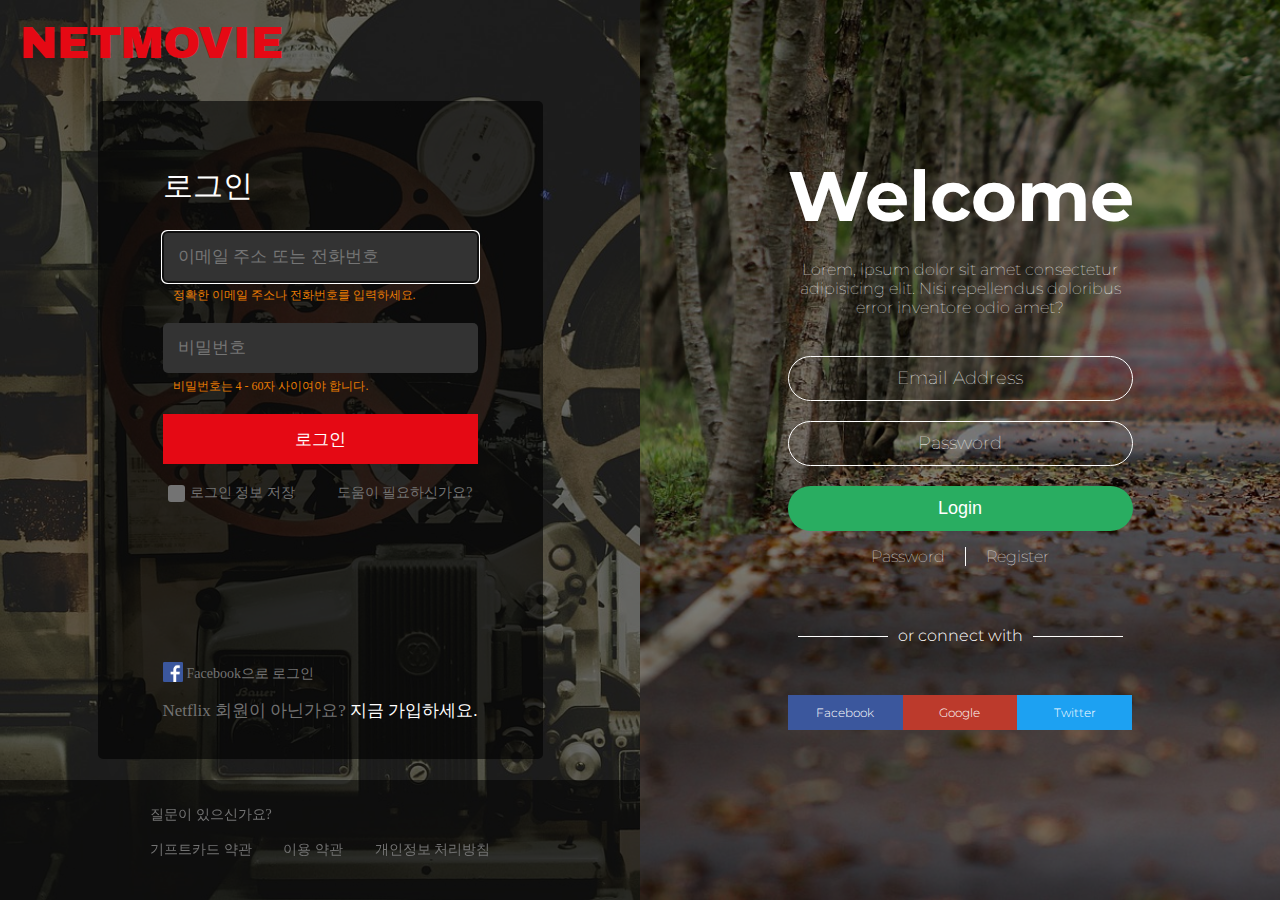
<file: portfolio/devuno-company-5/index.html>
<!DOCTYPE html>
<html lang="ko">
<head>
    <meta charset="UTF-8">
    <meta name="viewport" content="width=device-width, initial-scale=1.0">
    <meta http-equiv="X-UA-Compatible" content="ie=edge">
    <title>Login Design</title>

    <link href="https://fonts.googleapis.com/css?family=Archivo+Black|Nanum+Gothic:800" rel="stylesheet">
    <link href="https://fonts.googleapis.com/css?family=Montserrat:100,200,300,400" rel="stylesheet">
    <link rel="stylesheet" href="https://use.fontawesome.com/releases/v5.7.2/css/all.css" integrity="sha384-fnmOCqbTlWIlj8LyTjo7mOUStjsKC4pOpQbqyi7RrhN7udi9RwhKkMHpvLbHG9Sr" crossorigin="anonymous">
    <link rel="stylesheet" href="./css/style.css">
</head>
<body>
    <div class="wrapper">
        <div class="left">
            <a href="#" class="logo">NETMOVIE</a>
            <div class="login-box">
                <h2>로그인</h2>
                <form action="#">
                    <input type="text" class="email-tel" name="email-tel" placeholder="이메일 주소 또는 전화번호" autofocus required><br>
                    <p class="lgn-msg">정확한 이메일 주소나 전화번호를 입력하세요.</p>
                    <input type="password" class="pwd-1" name="pwd-1" placeholder="비밀번호" required>
                    <p class="lgn-msg">비밀번호는 4 - 60자 사이여야 합니다.</p>
                    <input type="submit" class="btn-1" value="로그인">    
                    <div class="lgn-save-box">                        
                        <input type="checkbox" id="lgn-save">
                        <label for="lgn-save" id="lgn-save">로그인 정보 저장</label>
                        <a href="#" class="help">도움이 필요하신가요?</a>    
                    </div>                                             
                </form>
                <a href="#" class="fb">
                    <img src="./img/FB-f-Logo__blue_57.png" style="width: 20px; height: 20px;" alt="페이스북아이콘">
                    <span>Facebook으로 로그인</span>                    
                </a>
                <p>Netflix 회원이 아닌가요? <a href="#" class="join">지금 가입하세요.</a></p>
            </div>
            <div class="left-footer">
                <a href="#" class="question">질문이 있으신가요?</a>
                <ul>
                    <li><a href="#">기프트카드 약관</a></li>
                    <li><a href="#">이용 약관</a></li>
                    <li><a href="#">개인정보 처리방침</a></li>
                </ul>
            </div>
        </div><!-- left -->
        <div class="right">
            <div class="login-wrapper">
                <h1>Welcome</h1>
                <p>Lorem, ipsum dolor sit amet consectetur adipisicing elit. Nisi repellendus doloribus error inventore odio amet?</p><br>
                <form action="">
                    <input type="text" class="right-email" placeholder="Email Address" autofocus required><br>
                    <input type="password" class="pwd-2" placeholder="Password" required><br>
                    <input type="submit" class="btn-2" value="Login">
                </form>
                <ul class="pwd-rgs">
                    <li><a href="#">Password</a></li>
                    <li><a href="#">Register</a></li>
                </ul>
                <span class="sort-line">or connect with</span>
                <ul class="social-login">
                    <li><a href="#"><i class="fab fa-facebook"></i> Facebook</a></li>
                    <li><a href="#"><i class="fab fa-google"></i> Google</a></li>
                    <li><a href="#"><i class="fab fa-twitter"></i> Twitter</a></li>
                </ul>
            </div>
        </div><!-- right -->
    </div><!-- wrapper -->
</body>
</html>
</file>
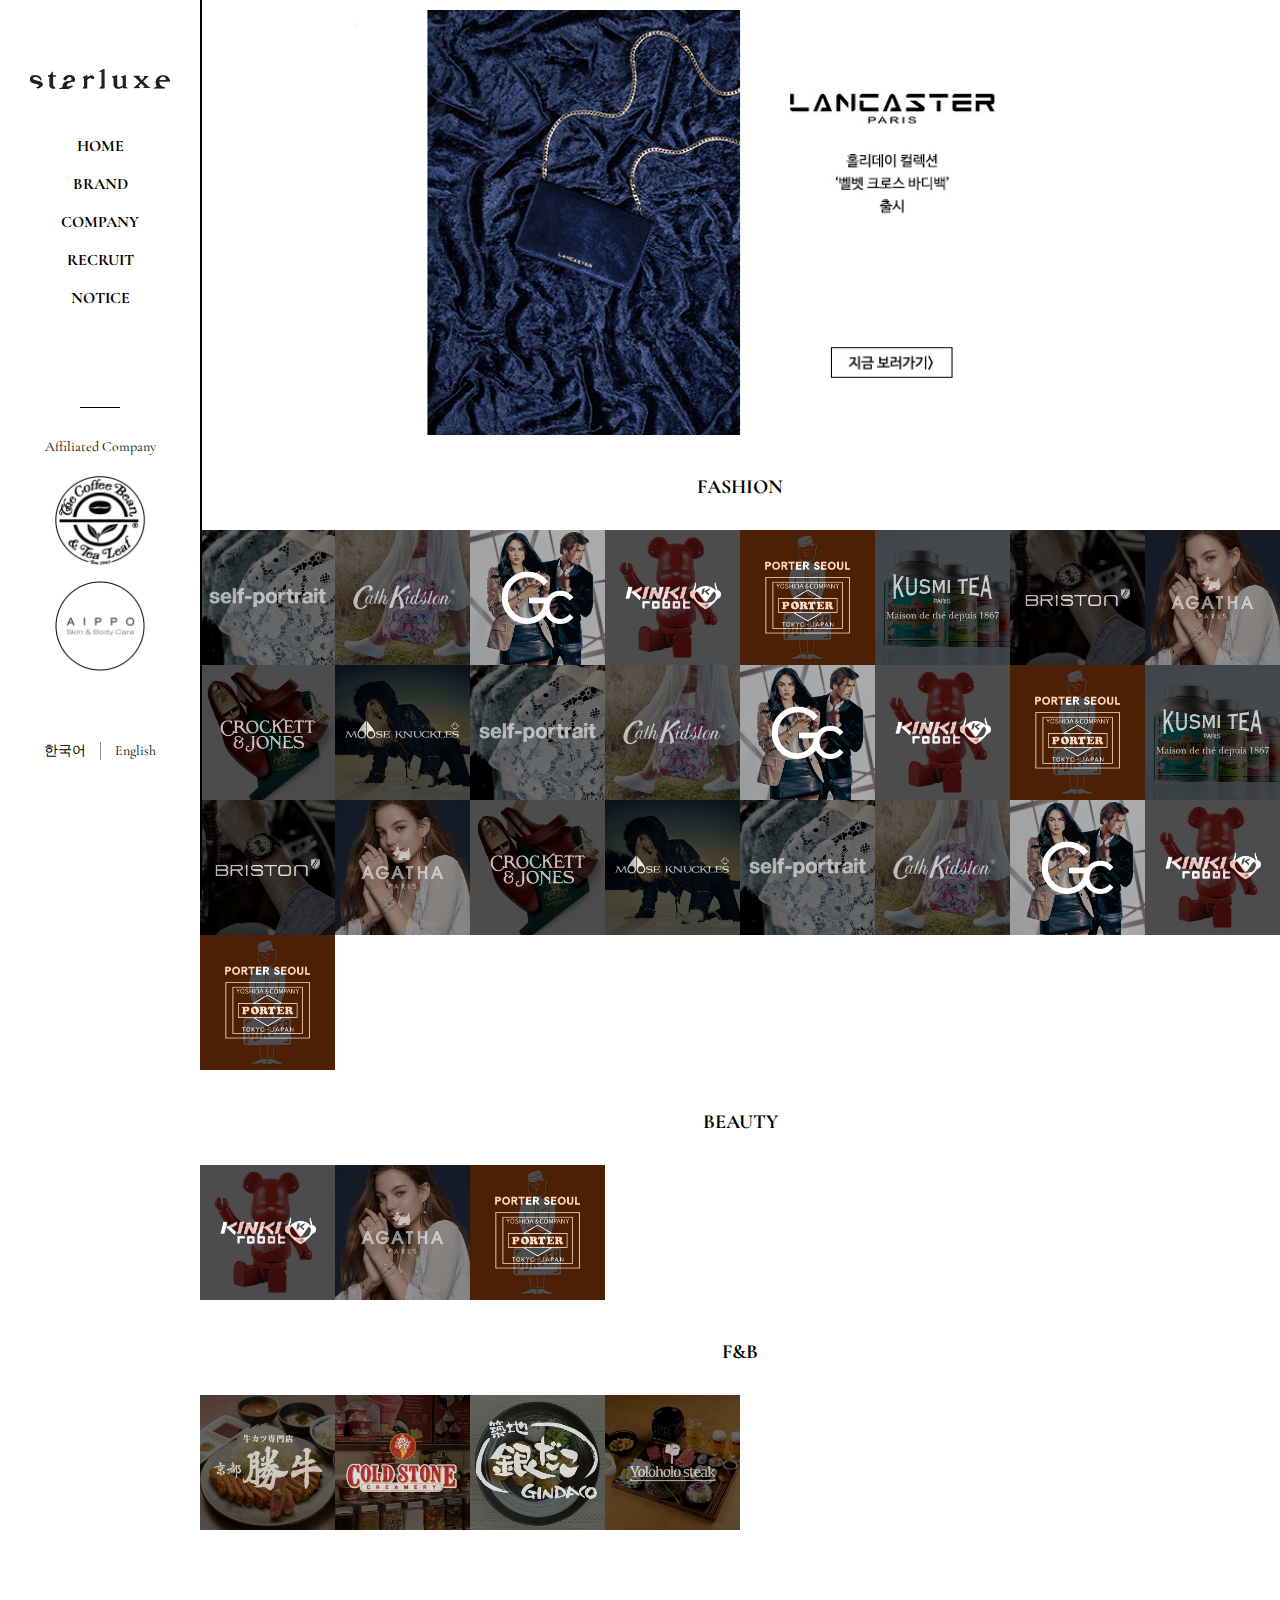
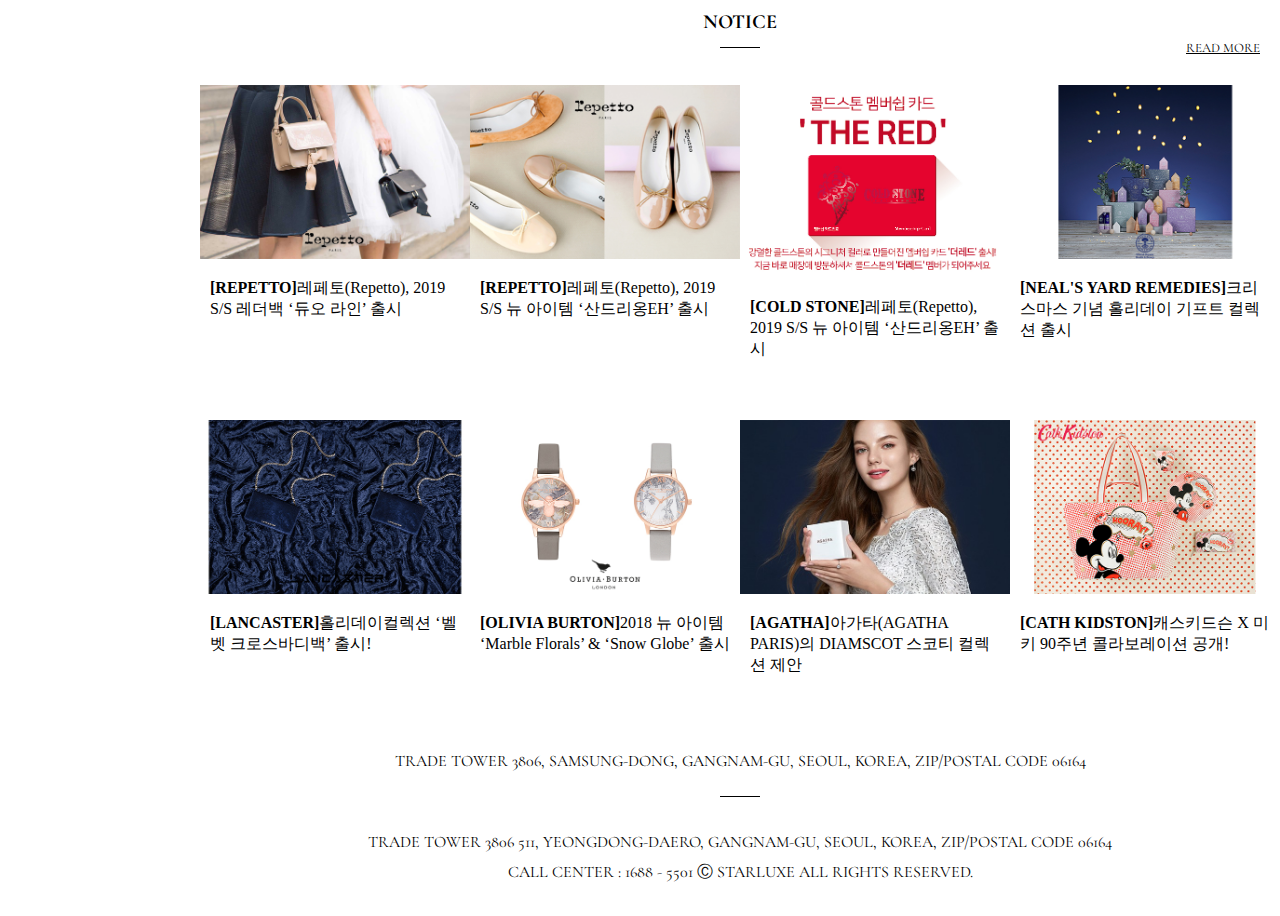
<file: portfolio/devuno-company-6/index.html>
<!DOCTYPE html>
<html lang="ko">
<head>
    <meta charset="UTF-8">
    <meta name="viewport" content="width=device-width, initial-scale=1.0, maximum-scale=1, minimum-scale=1">
    <meta http-equiv="X-UA-Compatible" content="ie=edge">
    <title>portfolio - starluxe</title>
   
    <script src="https://code.jquery.com/jquery-3.3.1.min.js"></script>
    <script src="./js/m-nav.js"></script>
    
    <!-- font -->
    <link href="https://fonts.googleapis.com/css?family=Cormorant+Garamond:300,400|Nanum+Gothic:800" rel="stylesheet">
    
    <!-- style css -->
    <link rel="stylesheet" href="./css/style.css">
    <link rel="stylesheet" href="./css/tablet.style.css" media="(min-width:0px) and (max-width:1160px)">
    <link rel="stylesheet" href="./css/mobile.style.css" media="(min-width:0px) and (max-width:670px)">

</head>
<body>
    <div class="wrapper">
        <div class="nav">
            <h1><a href="#"><img src="./img/logo_d.png" alt="스타럭스로고"></a></h1>
            <div class="gnb">
                <ul>
                    <li><a href="#">HOME</a></li>
                    <li><a href="#">BRAND</a></li>
                    <li><a href="#">COMPANY</a></li>
                    <li><a href="#">RECRUIT</a></li>
                    <li><a href="#">NOTICE</a></li>
                </ul>
            </div>
            <p style="margin-bottom: 20px;">Affiliated Company</p>
            <div class="nav-banner">
                <ul class="affiliated-company">
                    <li><a href="#"><img src="./img/logo_coffeebean.png" alt="협력사로고"></a></li>
                    <li><a href="#"><img src="./img/logo_aippo.png" alt="협력사로고"></a></li>
                </ul>
            </div>
            <div class="language-select">
                <a href="#" class="kor">한국어</a>
                <a href="#" class="eng">English</a>
            </div>            
        </div><!-- // nav -->

        <!-- 모바일 네비게이션 시작 -->
        <div class="m-nav">
            <div class="m-nav-header">
                <a href="#" class="m-nav-btn">
                    <img src="./img/m-nav-btn.png" alt="모바일메뉴버튼"></a>
                <a href="#" class="m-logo">
                    <img src="./img/logo_d.png" alt="스타럭스로고">
                </a>
            </div>
            <div class="m-nav-container">
                <div class="m-gnb">
                    <ul>
                        <li><a href="#">HOME</a></li>
                        <li><a href="#">BRAND</a></li>
                        <li><a href="#">COMPANY</a></li>
                        <li><a href="#">RECRUIT</a></li>
                        <li><a href="#">NOTICE</a></li>
                    </ul>
                </div>
                <p style="margin-bottom: 20px;">Affiliated Company</p>
                <div class="nav-banner">
                    <ul class="affiliated-company">
                        <li><a href="#"><img src="./img/logo_coffeebean.png" alt="협력사로고"></a></li>
                        <li><a href="#"><img src="./img/logo_aippo.png" alt="협력사로고"></a></li>
                        <li><a href="#"><img src="./img/logo_nailheart.png" alt="협력사로고"></a></li>
                    </ul>
                </div>
                <div class="language-select">
                    <a href="#" class="kor">한국어</a>
                    <a href="#" class="eng">English</a>
                </div>
            </div>
        </div><!-- m-nav -->


        <div class="container">
            <div class="main-bg">
                <a href="#" class="main-bg-1"></a>
            </div>                
            <div class="site-link">
                <div class="fashion">
                    <h3>FASHION</h3>
                    <ul class="fashion-list">
                        <li><a href="#"><img src="./img/fashion-1.jpg" alt="패션이미지"></a></li>
                        <li><a href="#"><img src="./img/fashion-2.png" alt="패션이미지"></a></li>
                        <li><a href="#"><img src="./img/fashion-3.png" alt="패션이미지"></a></li>
                        <li><a href="#"><img src="./img/fashion-4.png" alt="패션이미지"></a></li>
                        <li><a href="#"><img src="./img/fashion-5.jpg" alt="패션이미지"></a></li>
                        <li><a href="#"><img src="./img/fashion-6.jpg" alt="패션이미지"></a></li>
                        <li><a href="#"><img src="./img/fashion-7.jpg" alt="패션이미지"></a></li>
                        <li><a href="#"><img src="./img/fashion-8.jpg" alt="패션이미지"></a></li>
                        <li><a href="#"><img src="./img/fashion-9.png" alt="패션이미지"></a></li>
                        <li><a href="#"><img src="./img/fashion-10.png" alt="패션이미지"></a></li>
                        <li><a href="#"><img src="./img/fashion-1.jpg" alt="패션이미지"></a></li>
                        <li><a href="#"><img src="./img/fashion-2.png" alt="패션이미지"></a></li>
                        <li><a href="#"><img src="./img/fashion-3.png" alt="패션이미지"></a></li>
                        <li><a href="#"><img src="./img/fashion-4.png" alt="패션이미지"></a></li>
                        <li><a href="#"><img src="./img/fashion-5.jpg" alt="패션이미지"></a></li>
                        <li><a href="#"><img src="./img/fashion-6.jpg" alt="패션이미지"></a></li>
                        <li><a href="#"><img src="./img/fashion-7.jpg" alt="패션이미지"></a></li>
                        <li><a href="#"><img src="./img/fashion-8.jpg" alt="패션이미지"></a></li>
                        <li><a href="#"><img src="./img/fashion-9.png" alt="패션이미지"></a></li>
                        <li><a href="#"><img src="./img/fashion-10.png" alt="패션이미지"></a></li>
                        <li><a href="#"><img src="./img/fashion-1.jpg" alt="패션이미지"></a></li>
                        <li><a href="#"><img src="./img/fashion-2.png" alt="패션이미지"></a></li>
                        <li><a href="#"><img src="./img/fashion-3.png" alt="패션이미지"></a></li>
                        <li><a href="#"><img src="./img/fashion-4.png" alt="패션이미지"></a></li>
                        <li><a href="#"><img src="./img/fashion-5.jpg" alt="패션이미지"></a></li>
                    </ul>
                </div><!-- fashion -->
                <div class="beauty">
                    <h3>BEAUTY</h3>
                    <ul class="beauty-list">
                        <li><a href="#"><img src="./img/fashion-4.png" alt="뷰티이미지"></a></li>
                        <li><a href="#"><img src="./img/fashion-8.jpg" alt="뷰티이미지"></a></li>
                        <li><a href="#"><img src="./img/fashion-5.jpg" alt="뷰티이미지"></a></li>
                    </ul>
                </div><!-- beauty -->
                <div class="food">
                    <h3>F&B</h3>
                    <ul class="fnb-list">
                        <li><a href="#"><img src="./img/food-1.jpg" alt="푸드코트이미지"></a></li>
                        <li><a href="#"><img src="./img/food-2.jpg" alt="푸드코트이미지"></a></li>
                        <li><a href="#"><img src="./img/food-3.jpg" alt="푸드코트이미지"></a></li>
                        <li><a href="#"><img src="./img/food-4.jpg" alt="푸드코트이미지"></a></li>
                    </ul> 
                </div><!-- food -->
            </div>
            <div class="notice">
                <h3>NOTICE</h3>
                <a href="#" class="read-more">READ MORE</a>
                <ul class="notice-list notice-top">
                    <li>
                        <a href="#">
                            <img src="./img/notice-1.jpg" alt="공지사항">
                            <p><b>[REPETTO]</b>레페토(Repetto), 2019 S/S 레더백 ‘듀오 라인’ 출시</p>  
                        </a>
                    </li>
                    <li>
                        <a href="#">
                            <img src="./img/notice-2.jpg" alt="공지사항">
                            <p><b>[REPETTO]</b>레페토(Repetto), 2019 S/S 뉴 아이템 ‘산드리옹EH’ 출시</p>  
                        </a>
                    </li>
                    <li>
                        <a href="#">
                            <img src="./img/notice-3.png" alt="공지사항">
                            <p><b>[COLD STONE]</b>레페토(Repetto), 2019 S/S 뉴 아이템 ‘산드리옹EH’ 출시</p>  
                        </a>
                    </li>
                    <li>
                        <a href="#">
                            <img src="./img/notice-4.jpg" alt="공지사항">
                            <p><b>[NEAL'S YARD REMEDIES]</b>크리스마스 기념 홀리데이 기프트 컬렉션 출시</p>  
                        </a>
                    </li>          
                </ul>
                <ul class="notice-list notice-bot">
                    <li>
                        <a href="#">
                            <img src="./img/notice-5.jpg" alt="공지사항">
                            <p><b>[LANCASTER]</b>홀리데이컬렉션 ‘벨벳 크로스바디백’ 출시!</p>  
                        </a>
                    </li>
                    <li>
                        <a href="#">
                            <img src="./img/notice-6.jpg" alt="공지사항">
                            <p><b>[OLIVIA BURTON]</b>2018 뉴 아이템 ‘Marble Florals’ & ‘Snow Globe’ 출시</p>  
                        </a>
                    </li>
                    <li>
                        <a href="#">
                            <img src="./img/notice-7.jpg" alt="공지사항">
                            <p><b>[AGATHA]</b>아가타(AGATHA PARIS)의 DIAMSCOT 스코티 컬렉션 제안</p>  
                        </a>
                    </li>
                    <li>
                        <a href="#">
                            <img src="./img/notice-8.jpg" alt="공지사항">
                            <p><b>[CATH KIDSTON]</b>캐스키드슨 X 미키 90주년 콜라보레이션 공개!</p>  
                        </a>
                    </li>  
                </ul>
            </div>
            <div class="footer">
                <p class="adr-1">TRADE TOWER 3806, SAMSUNG-DONG, GANGNAM-GU, SEOUL, KOREA, ZIP/POSTAL CODE 06164 </p>
                <p class="adr-2">TRADE TOWER 3806 511, YEONGDONG-DAERO, GANGNAM-GU, SEOUL, KOREA, ZIP/POSTAL CODE 06164<br>
                        CALL CENTER : 1688 - 5501 Ⓒ STARLUXE ALL RIGHTS RESERVED.</p>
            </div> 
        </div><!-- // container --> 
    </div><!-- // wrapper -->
</body>
</html>
</file>
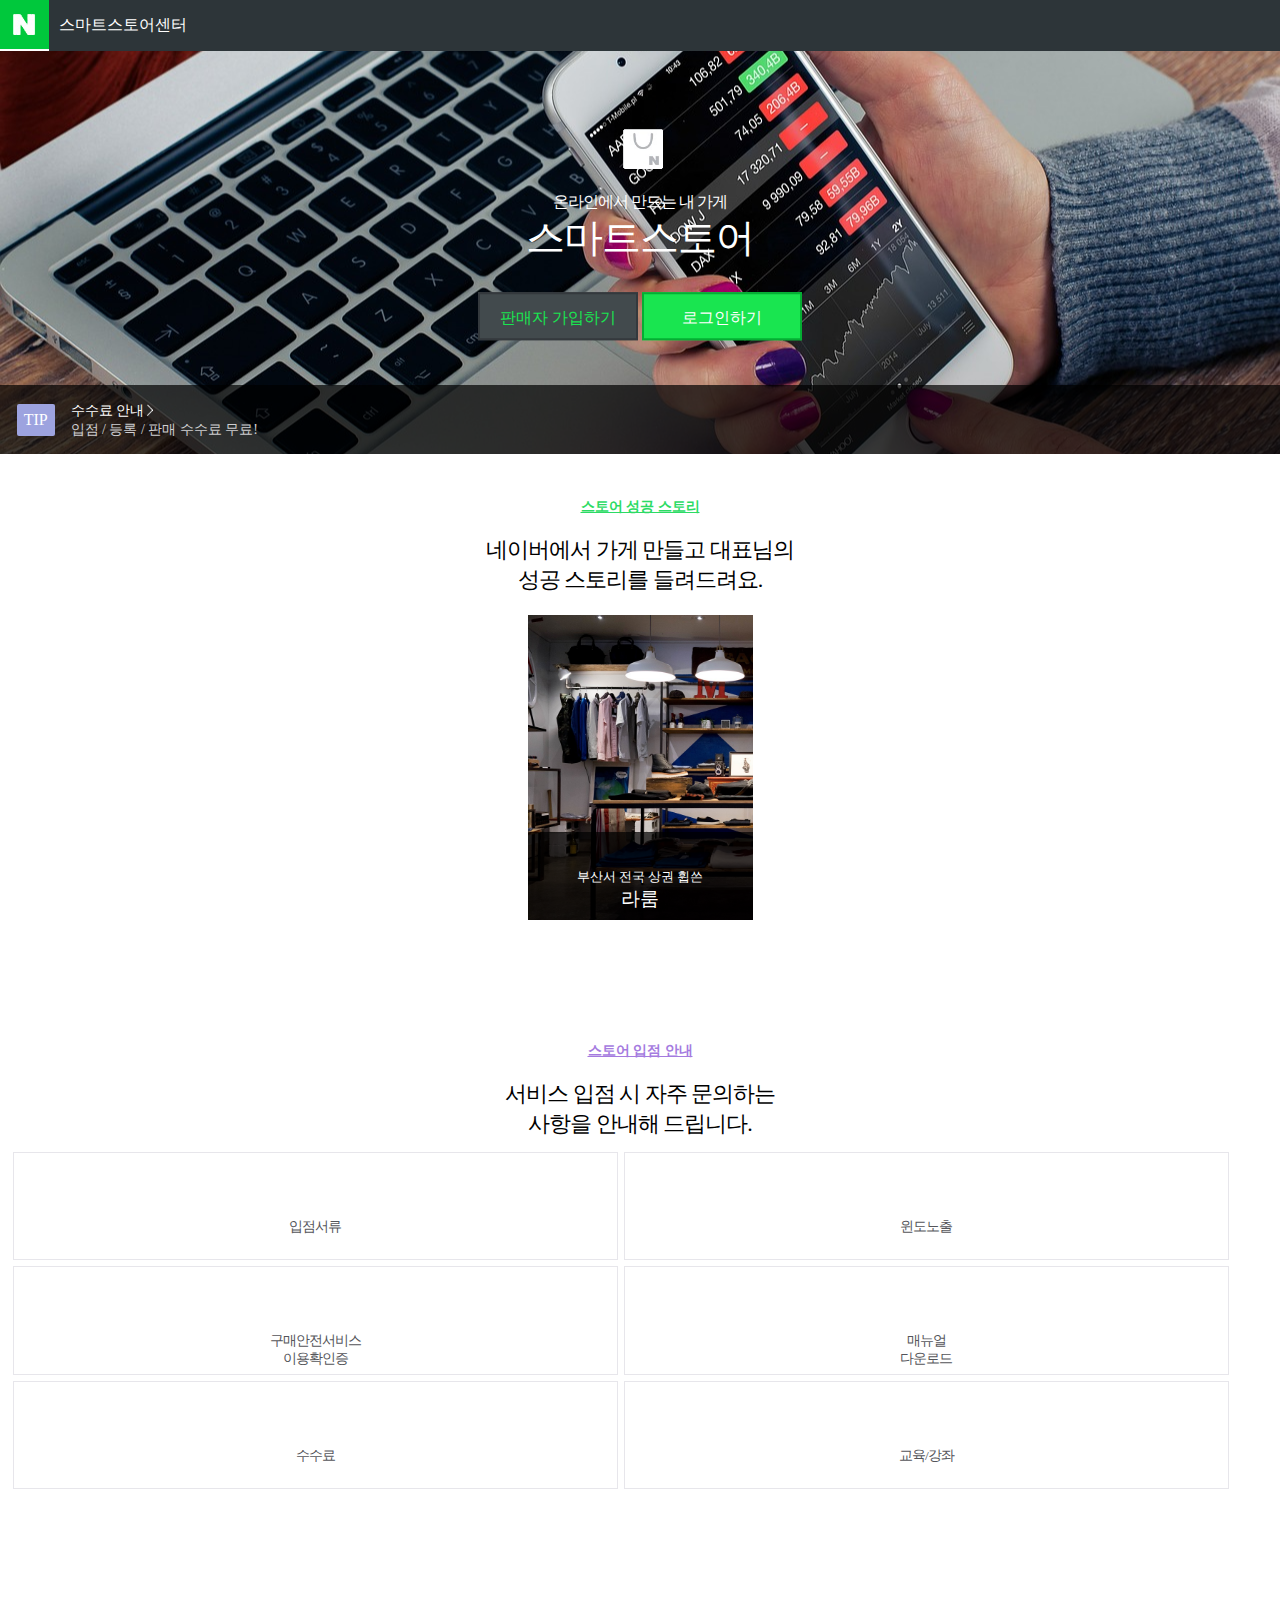
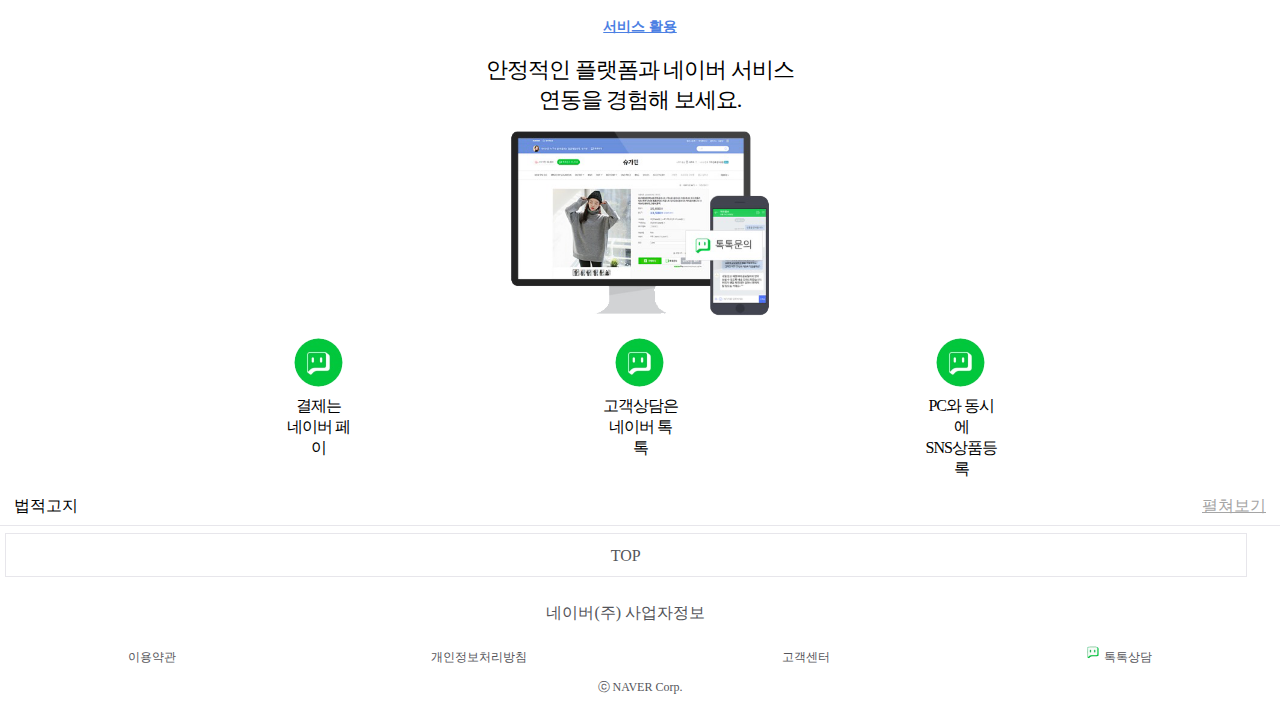
<file: portfolio/devuno-company-8/index.html>
<!DOCTYPE html>
<html lang="ko">
<head>
    <meta charset="UTF-8">
    <title>Portfolio - SmartStoreCenter</title>
    <meta name="viewport" content="user-scalable=no, initial-scale=1.0, maximum-scale=1.0, minimum-scale=1.0, width=device-width" />  
    <link rel="stylesheet" href="https://use.fontawesome.com/releases/v5.7.2/css/all.css" integrity="sha384-fnmOCqbTlWIlj8LyTjo7mOUStjsKC4pOpQbqyi7RrhN7udi9RwhKkMHpvLbHG9Sr" crossorigin="anonymous">
    
    <link rel="stylesheet" href="./css/common.css">
    <link rel="stylesheet" href="./css/style.css">
</head>
<body>
    <div class="wrapper">
        <header>
           <div class="header_inner">
                <h1><a href="#" class="logo"></a></h1>                
                <div class="header_title">스마트스토어센터</div>
           </div>            
        </header>
        <main>
            <section class="join">
                <div class="join_text">
                    <span class="store_icon"></span>
                    <p>온라인에서 만드는 내 가게<br><span style="font-size: 38.5px">스마트스토어</span></p>
                    <a href="#" class="join_btn join_btn1">판매자 가입하기</a>
                    <a href="#" class="join_btn join_btn2">로그인하기</a>    
                </div>
                <a href="#" class="tip">
                    <span class="tip_icon">TIP</span>
                    <span class="tip_txt_box">
                        <span class="tip_tit">수수료 안내</span><br>
                        <span class="tip_txt">입점 / 등록 / 판매 수수료 무료!</span>
                    </span>
                </a>
            </section>
            <section class="slide1">
                <h4>스토어 성공 스토리</h4>
                <p>
                    네이버에서 가게 만들고 대표님의<br>
                    성공 스토리를 들려드려요.
                </p>
                <div class="slide1_img">
                    <div class="slide1_txt_box">
                        <p>
                            부산서 전국 상권 휩쓴<br>
                            <span>라룸</span>
                        </p>
                    </div>
                </div>
            </section> 
            <section class="infor">
                <h4>스토어 입점 안내</h4>
                <p>
                    서비스 입점 시 자주 문의하는<br>
                    사항을 안내해 드립니다.
                </p>
                <ul>
                    <li>
                        <div class="infor_img1"></div>
                        <p>입점서류</p>
                    </li>
                    <li>
                        <div class="infor_img2"></div>
                        <p>윈도노출</p>
                    </li>
                    <li>
                        <div class="infor_img3"></div>
                        <p>
                            구매안전서비스<br>
                            이용확인증
                        </p>
                    </li>
                    <li>
                        <div class="infor_img4"></div>
                        <p>
                            매뉴얼<br>
                            다운로드    
                        </p>
                    </li>
                    <li>
                        <div class="infor_img5"></div>
                        <p>수수료</p>
                    </li>
                    <li>
                        <div class="infor_img6"></div>
                        <p>교육/강좌</p>
                    </li>
                </ul>
            </section>
            <section class="customer">
                <h4>서비스 활용</h4>
                <p>
                    안정적인 플랫폼과 네이버 서비스<br>
                    연동을 경험해 보세요.
                </p>
                <div class="slide2_img"></div>
                <ul>
                    <li>
                        <div class="talk_img"></div>
                        <p>결제는<br>네이버 페이</p>                        
                    </li>
                    <li>
                        <div class="talk_img"></div>
                        <p>고객상담은<br>네이버 톡톡</p>
                    </li>
                    <li>
                        <div class="talk_img"></div>
                        <p>PC와 동시에<br>SNS상품등록</p>
                    </li>
                </ul>
            </section>     
        </main>
        <footer>
            <div class="notice">
                <span class="low_notice">법적고지</span>
                <span class="open_view">펼쳐보기 <i class="fas fa-angle-down"></i></span>
            </div>
            <span class="top_btn">TOP <i class="fas fa-angle-up"></i></span>
            <span class="biz_infor">네이버(주) 사업자정보 <i class="fas fa-angle-down"></i></span>
            <ul>
                <li><a href="#">이용약관</a></li>
                <li><a href="#">개인정보처리방침</a></li>
                <li><a href="#">고객센터</a></li>
                <li>
                    <a href="#">
                        <img src="./img/talk-customer.png" style="width: 16px; height: 18px; " alt="톡상담아이콘">   
                        <span>톡톡상담</span>
                    </a>
                </li>
            </ul>
            <span class="corp">ⓒ NAVER Corp.</span>
        </footer>
        
    </div>
</body>
</html>
</file>
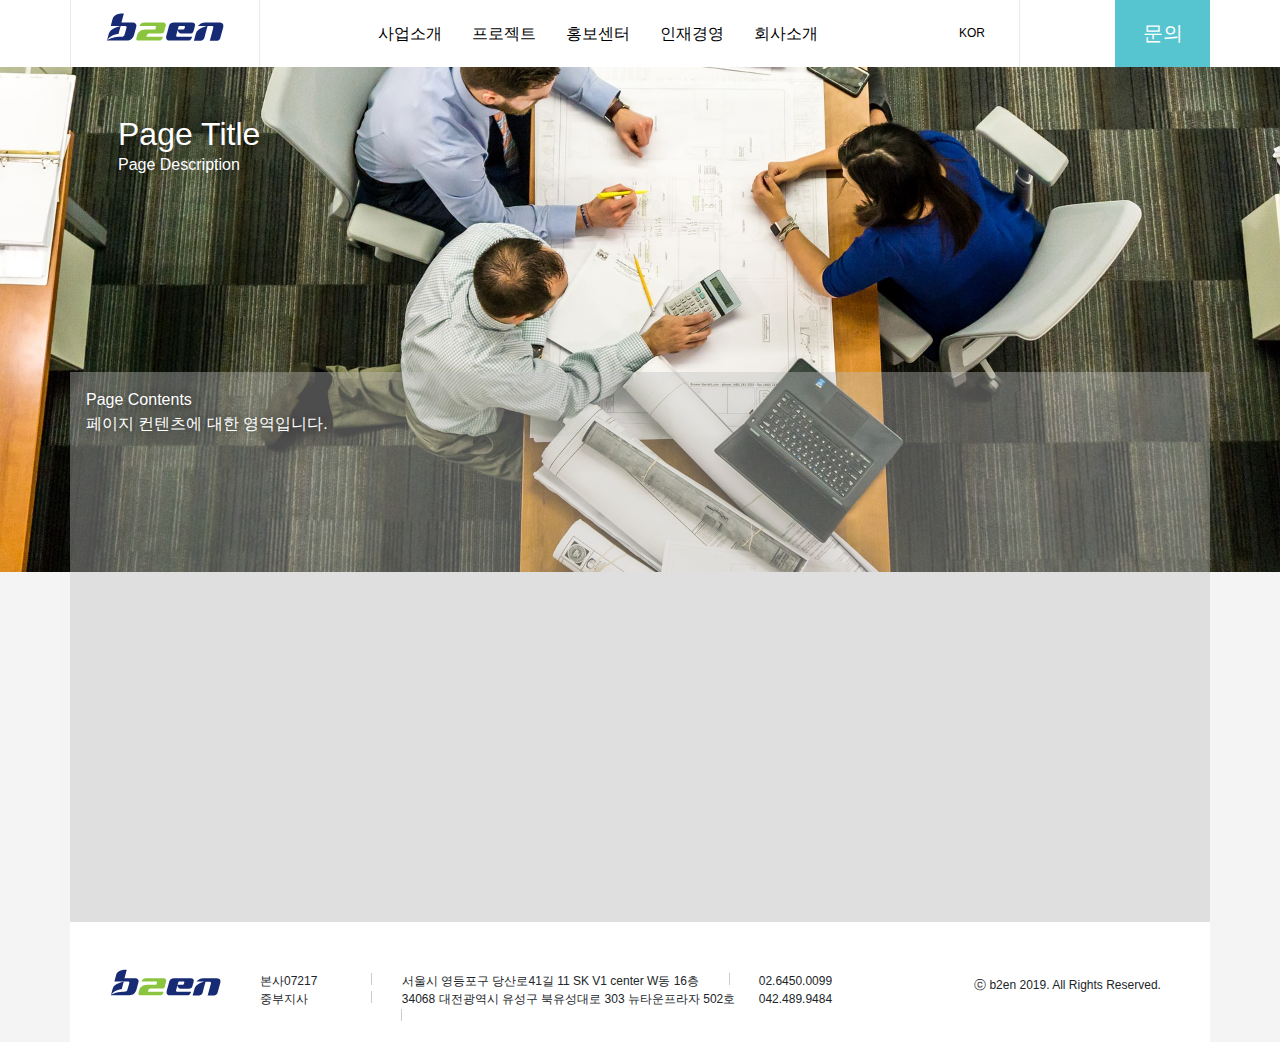
<file: portfolio/devuno-company-1/sub-page.html>
<!doctype html>
<html lang="ko">
	<head>
		<!-- Required meta tags -->
		<meta charset="utf-8">
		<meta name="viewport" content="width=device-width, initial-scale=1, shrink-to-fit=no">

		<!-- Bootstrap CSS -->
		<link rel="stylesheet" href="https://stackpath.bootstrapcdn.com/bootstrap/4.3.1/css/bootstrap.min.css" integrity="sha384-ggOyR0iXCbMQv3Xipma34MD+dH/1fQ784/j6cY/iJTQUOhcWr7x9JvoRxT2MZw1T" crossorigin="anonymous">
		
		<!-- Style CSS -->
		<link rel="stylesheet" href="./css/layout.css">
		<link rel="stylesheet" href="./css/page.sub.css">

		<!-- Font style -->
		<link rel="stylesheet" href="https://use.fontawesome.com/releases/v5.7.2/css/all.css" integrity="sha384-fnmOCqbTlWIlj8LyTjo7mOUStjsKC4pOpQbqyi7RrhN7udi9RwhKkMHpvLbHG9Sr" crossorigin="anonymous">

		<title>Portfolio - b2en</title>
	</head>
	<body>
		<div class="container-fluid wrapper">
			<header>
				<div class="container header-container">
					<div class="row header-wrap">						
						<h1 class="col-2 header-logo">
							<a href="./index.html"><img src="./img/logo-2.svg" alt="로고"></a>
						</h1>
						<div class="col-7 header-nav">
							<ul class="d-flex flex-row justify-content-center text-center header-main-nav">
								<li>
									<a href="./sub-page.html">사업소개</a>
									<ul class="sub-nav sub-nav-1">
										<li><a href="#">데이터 컨설팅</a></li>
										<li><a href="#">빅데이터</a></li>
										<li><a href="#">데이터 솔루션</a></li>
										<li><a href="#">데이터 교육</a></li>
										<li><a href="#">데이터 서적</a></li>
									</ul>
								</li>
								<li>
									<a href="./sub-page.html">프로젝트</a>
									<ul class="sub-nav sub-nav-2">
										<li><a href="#">Sub Navigation Item</a></li>
										<li><a href="#">Sub Navigation Item</a></li>
										<li><a href="#">Sub Navigation Item</a></li>
										<li><a href="#">Sub Navigation Item</a></li>
										<li><a href="#">Sub Navigation Item</a></li>
									</ul>
								</li>
								<li>
									<a href="./sub-page.html">홍보센터</a>
									<ul class="sub-nav sub-nav-3">
										<li><a href="#">Sub Navigation Item</a></li>
										<li><a href="#">Sub Navigation Item</a></li>
										<li><a href="#">Sub Navigation Item</a></li>
										<li><a href="#">Sub Navigation Item</a></li>
										<li><a href="#">Sub Navigation Item</a></li>
									</ul>
								</li>
								<li>
									<a href="./sub-page.html">인재경영</a>
									<ul class="sub-nav sub-nav-4">
										<li><a href="#">Sub Navigation Item</a></li>
										<li><a href="#">Sub Navigation Item</a></li>
										<li><a href="#">Sub Navigation Item</a></li>
										<li><a href="#">Sub Navigation Item</a></li>
										<li><a href="#">Sub Navigation Item</a></li>
									</ul>
								</li>
								<li>
									<a href="./sub-page.html">회사소개</a>
									<ul class="sub-nav sub-nav-5">
										<li><a href="#">Sub Navigation Item</a></li>
										<li><a href="#">Sub Navigation Item</a></li>
										<li><a href="#">Sub Navigation Item</a></li>
										<li><a href="#">Sub Navigation Item</a></li>
										<li><a href="#">Sub Navigation Item</a></li>
									</ul>
								</li>    
							</ul>
						</div>
						<div class="col-3 header-right text-center">
							<div class="row">
								<div class="col-4 language-select">
									<a href="#" class="language-select-basic">KOR <i class="fa fa-angle-down"></i></a>
									<ul class="language-select-item">
										<li><a href="#">Korean</a></li>
										<li><a href="#">English</a></li>	
									</ul>
								</div>						
								<a href="#" class="col-4 search"><i class="fas fa-search"></i></a>
								<a href="#" class="col-4 question">문의</a>
							</div>
						</div>
					</div>
				</div>
			</header>
			<!-- header -->
			<section>
				<div class="container-fluid section-container sub-header-container">
					<div class="container p-5">
						<div class="sub-header">
							<h2 class="mb-0">Page Title</h2>
							<p class="text-muted">Page Description</p>
						</div>						
					</div>	
				</div>
				<div class="container section-container sub-section-container">
					<div class="page-contents">
						<p>Page Contents</p>
						<p>페이지 컨텐츠에 대한 영역입니다.</p>
					</div>												
				</div>
			</section>
			<!-- section -->
			<footer>
				<div class="container footer-container">
					<div class="row footer-inner">
						<h1 class="col-2 footer-logo">
							<a href="#">
								<img src="./img/logo-2.svg" alt="">
							</a>
						</h1>
						<div class="col-7 footer-adr">
							<div class="row">
								<div class="col-2">본사07217</div>
								<div class="col-7 address">서울시 영등포구 당산로41길 11 SK V1 center W동 16층</div>
								<div class="col-3">02.6450.0099</div>
							</div>
							<div class="row">
								<div class="col-2">중부지사</div>
								<div class="col-7 address">34068 대전광역시 유성구 북유성대로 303 뉴타운프라자 502호</div>
								<div class="col-3">042.489.9484</div>
							</div>													 
						</div>
						<div class="col-3 text-center footer-copyright">
							<span>ⓒ b2en 2019. All Rights Reserved.</span>
						</div>
					</div>
				</div>
			</footer>
			<!-- footer -->
		</div>
		<!-- wrapper -->
		

		
		<script type="text/javascript" src="./js/layout.js"></script>
		<script src="https://code.jquery.com/jquery-3.3.1.slim.min.js" integrity="sha384-q8i/X+965DzO0rT7abK41JStQIAqVgRVzpbzo5smXKp4YfRvH+8abtTE1Pi6jizo" crossorigin="anonymous"></script>
		<script src="https://cdnjs.cloudflare.com/ajax/libs/popper.js/1.14.7/umd/popper.min.js" integrity="sha384-UO2eT0CpHqdSJQ6hJty5KVphtPhzWj9WO1clHTMGa3JDZwrnQq4sF86dIHNDz0W1" crossorigin="anonymous"></script>
		<script src="https://stackpath.bootstrapcdn.com/bootstrap/4.3.1/js/bootstrap.min.js" integrity="sha384-JjSmVgyd0p3pXB1rRibZUAYoIIy6OrQ6VrjIEaFf/nJGzIxFDsf4x0xIM+B07jRM" crossorigin="anonymous"></script>
	</body>
</html>
</file>
<file: portfolio/devuno-company-1/css/layout.css>
/* common */
h1 {margin: 0;padding: 0;height: 67px;}
ul, li {list-style: none;}
a {text-decoration: none!important; color: #000000;}
.row, [class*="col-"] {margin: 0; padding: 0;}

/* Layout  */
.wrapper, header, section, footer {width: 100%; margin: 0; padding: 0; outline: none; }			
header .container.header-container,
section .container.section-container,
footer .container.footer-container {padding:0;}

.container {height: 100%;/* background: rgba(0,0,0,0.05); */} 

.wrapper { }
header {height: 67px; background: #ffffff;}
section {min-height: 100px;background:#F4F4F4;}	
footer {min-height: 120px;background:#F4F4F4;}
footer .footer-container { }

/* === header === */
.header-wrap {position: relative;}
header .header-logo {height: 67px; border-left: 1px solid #EBEBEB; border-right: 1px solid #EBEBEB; text-align: center;}
header .header-logo > a { }
header .header-logo > a > img {width: 118px; height: 34px;}

header .header-nav { }
header .header-nav > ul {margin-bottom: 0; }
header .header-nav > ul > li  {margin-right: 30px;}
header .header-nav > ul > li:hover ul.sub-nav  {display: block;}
header .header-nav > ul > li > a {line-height: 67px; font-weight: 500; font-size: 16px;}


ul.sub-nav {
    position: absolute;
    left: -190px;
    top: 67px;
    width: 1140px;
    height: 232px;
    background: #F9F9F9;
    z-index: 99999999999;
    padding-top: 25px;
    display: none;
    text-align: left;
    box-shadow: 2px 2px 2px rgba(0,0,0,0.2);
}
ul.sub-nav-1 {padding-left: 330px;}
ul.sub-nav-2 {padding-left: 420px;}
ul.sub-nav-3 {padding-left: 500px;}
ul.sub-nav-4 {padding-left: 590px;}
ul.sub-nav-5 {padding-left: 670px;}

ul.sub-nav > li > a {line-height: 35px;}
ul.sub-nav > li > a:hover {color: #56C5D0; }

header .headerer-right { }
header .header-right .language-select {border-right: 1px solid #ebebeb; }
header .header-right .language-select > a.language-select-basic {
    position: relative; line-height: 67px; font-size: 12px; font-weight: 500;
}
.language-select:hover ul.language-select-item {display: block;}
ul.language-select-item {
    position: absolute;
    left: 0;
    top: 67px;
    width: 177px;
    min-height: 90px;
    background: #F9F9F9;
    padding: 15px 0 0 30px;
    line-height: 30px;
    text-align: left;
    z-index: 9999999999;
    display: none;
    font-size: 12px;
    box-shadow: 2px 2px 2px rgba(0,0,0,0.2);
}
.language-select:hover ul.language-select-item > li > a:hover {color: #56C5D0; }

header .header-right a.search { }
header .header-right a.search > i {line-height: 67px; font-size: 23px; color: #56c5d0; }
header .header-right a.search > i:hover {color: #000000; transition: 1s; }
header .header-right a.question {display: block; background: #56c5d0; line-height: 67px; font-size: 20px; color: #ffffff;}
header .header-right a.question:hover {background: #367a80; transition: 1s;}

/* footer  */
footer .footer-container { }
footer .footer-container .footer-inner {background-color: #fff;}
footer .footer-container .footer-inner h1.footer-logo {position: relative; height: 120px;}
footer .footer-container .footer-inner h1.footer-logo > a > img {
    position: absolute; left: 0; top: 0; bottom: 0; right: 0; margin: auto;
    width: 115px; height: 27px;
}
footer .footer-container .footer-inner .footer-adr, 
footer .footer-container .footer-inner .footer-copyright {padding-top: 50px;}
footer .footer-container .footer-inner .footer-adr, 
footer .footer-container .footer-inner .footer-copyright > span { font-size: 12px; color: #99999 ; font-weight: 200;}
footer .footer-container .footer-inner .footer-adr .address:before {content: ""; display: inline-block; width: 1px; height: 12px;
    background: #CCCCCC; margin-right: 30px;
}
footer .footer-container .footer-inner .footer-adr .address:after {content: ""; display: inline-block; width: 1px; height: 12px;
    background: #CCCCCC; margin-left: 30px;
}
</file>
<file: portfolio/devuno-company-1/css/page.main.css>
/* section > main */
section .main {height: 474px;padding: 40px 0;}
section .main .main-bg {
    /* background: url(../img/main-cover-data.jpg) center top no-repeat; background-size: cover; */
}
section .main .main-text-box {padding: 27px 30px;background: #fff;}
section .main .main-text-box .main-text-list { }
section .main .main-text-box .main-text-list:nth-child(1) {padding-bottom: 30px;}
section .main .main-text-box .main-text-list .main-text-txt {padding-left: 17px;}
section .main .main-text-box .main-text-list .main-text-txt > h2 {font-size: 26px; color: #252525; line-height: 47px; cursor: pointer;}
section .main .main-text-box .main-text-list .main-text-txt > p {font-size: 12px; color: #7B7B7B; font-weight: 300; cursor: default;}
a.button {
    display: inline-block; vertical-align: middle;
    width: 156px; height: 40px; border: 1px solid #a4a6a7; color: #7B7B7B; 
    font-weight: 300; font-size: 14px; text-align: center; line-height: 40px;
}

section .main .main-text-box .main-text-list:nth-child(2), 
section .main .main-text-box .main-text-list:nth-child(3) {
    border-top: 1px solid #eeeef0;
}

section .main .main-text-box .main-text-list:nth-child(2) .main-text-txt h2, 
section .main .main-text-box .main-text-list:nth-child(3) .main-text-txt h2 {
    font-size: 26px; color: #949494;  line-height: 47px; font-weight: 400;
}
section .main .main-text-box .main-text-list:nth-child(2) img, 
section .main .main-text-box .main-text-list:nth-child(3) img {
    padding-top: 9px;
}

/*  Accordion  */
.card {border: none; }
.card h2 {color: #000!important;/* font-size: 30px; */}
.card-header {background-color: #fff;border-bottom: none;padding: 0px 30px;}
.btn.btn-link {text-decoration: none;}
.card-body {padding: 0px 22px;}
.card-body > p {padding-left: 5.9em;font-size: 12px;color: #7B7B7B;font-weight: 300;cursor: default;overflow: hidden;min-height: 90px;line-height: 17px;}
a.button {
    display: inline-block; vertical-align: middle; margin-left: 60px;
    width: 156px; height: 40px; border: 1px solid #a4a6a7; color: #7B7B7B; 
    font-weight: 300; font-size: 14px; text-align: center; line-height: 40px; 
}
section .banner .banner-inner .banner-right > a:hover, 
a.button:hover {background: #000; color: #fff; transition: 1s;}
.carousel-item >img {height: 398px;}

section .banner .banner-inner .banner-left > a:hover {background: #ffffff; color: #56C5D0; transition: 1s;}

/* section > example */
section .example {height: 425px;}
section .example > h3 {font-size: 23px;margin-bottom: 25px;}
section .example > ul { }
section .example > ul > li  {max-width: 23%; height: 321px;}
section .example > ul > li:nth-child(1) {margin-left: 0; }
section .example > ul > li > a.cards {display: block;}
section .example > ul > li > a.cards .card-img {
    position: relative; width: 100%; height: 188px; background-color: #f9f9f9;
}
a.cards .card-img:hover .card-img-hover {opacity: 1; } 
.card-img-hover {display: inline-block; width: 100%; height: 188px; background: rgba(0,255,255, 0.3); opacity: 0;}
    
section .example > ul > li > a.cards .card-img > img {position: absolute;top: 0;bottom: 0;left: 0;right: 0;margin: auto; }



section .example > ul > li:nth-child(1) > a.cards .card-img > img {height: 20px;}
section .example > ul > li:nth-child(2) > a.cards .card-img > img {height: 50px;}
section .example > ul > li:nth-child(3) > a.cards .card-img > img {height: 60px;}
section .example > ul > li:nth-child(4) > a.cards .card-img > img {height: 58px;}
section .example > ul > li > a.cards .card-txt {padding: 26px 20px; background-color: #ffffff;}
section .example > ul > li > a.cards .card-txt h4 {font-size: 17px;}
section .example > ul > li > a.cards .card-txt p {font-size: 11px; color: #595959;}

/* section > news-social */
section .news-social {height: 400px;}
section .news-social .news-social-inner { }

.newsroom h3 {font-size: 23px; margin-bottom: 10px;}
.newsroom .newsroom-top {height: 140px;border-bottom: 1px solid #dddddd;}
.newsroom .newsroom-top .newsroom-top-left { }
.newsroom .newsroom-top .newsroom-top-left .newsroom-img {
    height: 60px; background: url(../img/20190220-b2ennews1.jpg) left no-repeat; 
    background-size: contain;
}
.newsroom .newsroom-top .newsroom-top-right { }
.newsroom .newsroom-top .newsroom-top-right > a { }
.newsroom .newsroom-top .newsroom-top-right > span {display: block; margin-top: 25px; font-size: 12px; color: #696a6d; }

.newsroom .newsroom-bot {padding-right: 30px;}
.newsroom .newsroom-bot > ul {padding-left: 0px; margin-top: 27px; }
.newsroom .newsroom-bot > ul > li { }
.newsroom .newsroom-bot > ul > li > a {font-size: 14px; font-weight: 300; line-height: 33px; color: #515151;}
.newsroom .newsroom-bot > ul > li > span {float: right; font-size: 13px; font-weight: 200; line-height: 33px; color: #515151;}

section .news-social .news-social-inner .social {background: #56c5d0; }
section .news-social .news-social-inner .social h3 {font-size: 25px;padding-left: 30px;margin-top: 20px;color: #fff;}
section .news-social .news-social-inner .social > ul {padding: 0 20px;margin-top: 40px;}
section .news-social .news-social-inner .social > ul > li {max-width: 22.2%;height: 240px;background: #ffff;}
section .news-social .news-social-inner .social > ul > li > span.social-list-img {display: block;width: 100%;height: 130px;}
section .news-social .news-social-inner .social > ul > li:nth-child(1) > span.social-list-img {background: url(../img/20190220-b2ennews1.jpg) center no-repeat; background-size: cover;}
section .news-social .news-social-inner .social > ul > li:nth-child(2) > span.social-list-img {background: url(../img/20190214-b2ennews3.jpg) center no-repeat; background-size: cover;}
section .news-social .news-social-inner .social > ul > li:nth-child(3) > span.social-list-img {background: url(../img/190130-b2en-news1.jpg) center no-repeat; background-size: cover;}
section .news-social .news-social-inner .social > ul > li:nth-child(4) > span.social-list-img {background: url(../img/190124-b2en-news2-2.jpg) center no-repeat; background-size: cover;}
section .news-social .news-social-inner .social > ul > li > a.social-list-txt {display:inline-block;overflow: hidden;font-size: 14px;color: #555555;padding: 8px 10px;height: 65px;}
section .news-social .news-social-inner .social > ul > li > span.social-list-icon {display: block; padding: 8px 10px}
section .news-social .news-social-inner .social > ul > li > span.social-list-icon > a {color: #494949; }

/* section > isite */
section .insite {height: 425px;}
section .insite > h3 {font-size: 23px;margin-bottom: 25px;}
section .insite > ul { }
section .insite > ul > li  {max-width: 23%; height: 321px;}
section .insite > ul > li:nth-child(1) {margin-left: 0; }
section .insite > ul > li > a.cards {display: block;}
section .insite > ul > li > a.cards .card-img {
    position: relative; width: 100%; height: 188px; background-color: #f9f9f9;
}

a.cards .card-img span.card-img-hover-2 {
    display: inline-block; width: 100%; height: 190px; background: rgba(0,255,255, 0.3); 
    position: absolute; left: 0; top: 0; opacity: 0; }
a.cards .card-img:hover .card-img-hover-2 {opacity: 1; transition: 1s;}

section .insite > ul > li > a.cards .card-img > img {position: absolute;top: 0;bottom: 0;left: 0;right: 0;margin: auto; }
section .insite > ul > li:nth-child(1) > a.cards .card-img {width: 100%; height: 190px; background: url(../img/insite-1.jpg) center no-repeat; background-size: cover;}
section .insite > ul > li:nth-child(2) > a.cards .card-img {width: 100%; height: 190px; background: url(../img/insite-2.jpg) center no-repeat; background-size: cover;}
section .insite > ul > li:nth-child(3) > a.cards .card-img {width: 100%; height: 190px; background: url(../img/insite-3.jpg) center no-repeat; background-size: cover;}
section .insite > ul > li:nth-child(4) > a.cards .card-img {width: 100%; height: 190px; background: url(../img/insite-4.jpg) center no-repeat; background-size: cover;}
section .insite > ul > li > a.cards .card-txt {padding: 26px 20px;background-color: #ffffff;}
section .insite > ul > li:nth-child(3) > a.cards .card-txt {padding: 26px 20px 46px 20px;}
section .insite > ul > li > a.cards .card-txt h4 {font-size: 17px;}
section .insite > ul > li > a.cards .card-txt p {font-size: 11px; color: #595959;}

/* section > banner */
section .banner {height: 310px;}
section .banner .banner-inner {}
section .banner .banner-inner .banner-left {height: 255px; background: #56C5D0; padding: 47px; color: #fff;}
section .banner .banner-inner .banner-left > h3 {font-size: 23px; }
section .banner .banner-inner .banner-left > p {font-size: 14px;font-weight: 300;margin-bottom: 30px;}
section .banner .banner-inner .banner-left > a {
    display: inline-block;width: 140px; height: 46px;  
    border: 1px solid #fff;
    vertical-align: middle; text-align: center;
    color: #fff; line-height: 46px;
}
section .banner .banner-inner .banner-right {
    height: 255px; background: url(../img/main-career-bg.jpg) center 50% no-repeat; background-size: cover; padding: 47px;
}
section .banner .banner-inner .banner-right > h3 {font-size: 23px; }
section .banner .banner-inner .banner-right > p {font-size: 14px;font-weight: 300;margin-bottom: 30px;}
section .banner .banner-inner .banner-right > a {
    display: inline-block;width: 195px; height: 46px; border: 1px solid #47494C; 
    vertical-align: middle; text-align: center; color: #47494C; line-height: 46px;
}
</file>
<file: portfolio/devuno-company-2/resource/fullpage/fullpage.css>
/*!
 * fullPage 3.0.4
 * https://github.com/alvarotrigo/fullPage.js
 *
 * @license GPLv3 for open source use only
 * or Fullpage Commercial License for commercial use
 * http://alvarotrigo.com/fullPage/pricing/
 *
 * Copyright (C) 2018 http://alvarotrigo.com/fullPage - A project by Alvaro Trigo
 */
html.fp-enabled,
.fp-enabled body {
    margin: 0;
    padding: 0;
    overflow:hidden;

    /*Avoid flicker on slides transitions for mobile phones #336 */
    -webkit-tap-highlight-color: rgba(0,0,0,0);
}
.fp-section {
    position: relative;
    -webkit-box-sizing: border-box; /* Safari<=5 Android<=3 */
    -moz-box-sizing: border-box; /* <=28 */
    box-sizing: border-box;
}
.fp-slide {
    float: left;
}
.fp-slide, .fp-slidesContainer {
    height: 100%;
    display: block;
}
.fp-slides {
    z-index:1;
    height: 100%;
    overflow: hidden;
    position: relative;
    -webkit-transition: all 0.3s ease-out; /* Safari<=6 Android<=4.3 */
    transition: all 0.3s ease-out;
}
.fp-section.fp-table, .fp-slide.fp-table {
    display: table;
    table-layout:fixed;
    width: 100%;
}
.fp-tableCell {
    display: table-cell;
    vertical-align: middle;
    width: 100%;
    height: 100%;
}
.fp-slidesContainer {
    float: left;
    position: relative;
}
.fp-controlArrow {
    -webkit-user-select: none; /* webkit (safari, chrome) browsers */
    -moz-user-select: none; /* mozilla browsers */
    -khtml-user-select: none; /* webkit (konqueror) browsers */
    -ms-user-select: none; /* IE10+ */
    position: absolute;
    z-index: 4;
    top: 50%;
    cursor: pointer;
    width: 0;
    height: 0;
    border-style: solid;
    margin-top: -38px;
    -webkit-transform: translate3d(0,0,0);
    -ms-transform: translate3d(0,0,0);
    transform: translate3d(0,0,0);
}
.fp-controlArrow.fp-prev {
    left: 15px;
    width: 0;
    border-width: 38.5px 34px 38.5px 0;
    border-color: transparent #fff transparent transparent;
}
.fp-controlArrow.fp-next {
    right: 15px;
    border-width: 38.5px 0 38.5px 34px;
    border-color: transparent transparent transparent #fff;
}
.fp-scrollable {
    overflow: hidden;
    position: relative;
}
.fp-scroller{
    overflow: hidden;
}
.iScrollIndicator{
    border: 0 !important;
}
.fp-notransition {
    -webkit-transition: none !important;
    transition: none !important;
}
#fp-nav {
    position: fixed;
    z-index: 100;
    margin-top: -32px;
    top: 50%;
    opacity: 1;
    -webkit-transform: translate3d(0,0,0);
}
#fp-nav.fp-right {
    right: 17px;
}
#fp-nav.fp-left {
    left: 17px;
}
.fp-slidesNav{
    position: absolute;
    z-index: 4;
    opacity: 1;
    -webkit-transform: translate3d(0,0,0);
    -ms-transform: translate3d(0,0,0);
    transform: translate3d(0,0,0);
    left: 0 !important;
    right: 0;
    margin: 0 auto !important;
}
.fp-slidesNav.fp-bottom {
    bottom: 17px;
}
.fp-slidesNav.fp-top {
    top: 17px;
}
#fp-nav ul,
.fp-slidesNav ul {
  margin: 0;
  padding: 0;
}
#fp-nav ul li,
.fp-slidesNav ul li {
    display: block;
    width: 14px;
    height: 13px;
    margin: 7px;
    position:relative;
}
.fp-slidesNav ul li {
    display: inline-block;
}
#fp-nav ul li a,
.fp-slidesNav ul li a {
    display: block;
    position: relative;
    z-index: 1;
    width: 100%;
    height: 100%;
    cursor: pointer;
    text-decoration: none;
}
#fp-nav ul li a.active span,
.fp-slidesNav ul li a.active span,
#fp-nav ul li:hover a.active span,
.fp-slidesNav ul li:hover a.active span{
    height: 12px;
    width: 12px;
    margin: -6px 0 0 -6px;
    border-radius: 100%;
 }
#fp-nav ul li a span,
.fp-slidesNav ul li a span {
    border-radius: 50%;
    position: absolute;
    z-index: 1;
    height: 4px;
    width: 4px;
    border: 0;
    background: #333;
    left: 50%;
    top: 50%;
    margin: -2px 0 0 -2px;
    -webkit-transition: all 0.1s ease-in-out;
    -moz-transition: all 0.1s ease-in-out;
    -o-transition: all 0.1s ease-in-out;
    transition: all 0.1s ease-in-out;
}
#fp-nav ul li:hover a span,
.fp-slidesNav ul li:hover a span{
    width: 10px;
    height: 10px;
    margin: -5px 0px 0px -5px;
}
#fp-nav ul li .fp-tooltip {
    position: absolute;
    top: -2px;
    color: #fff;
    font-size: 14px;
    font-family: arial, helvetica, sans-serif;
    white-space: nowrap;
    max-width: 220px;
    overflow: hidden;
    display: block;
    opacity: 0;
    width: 0;
    cursor: pointer;
}
#fp-nav ul li:hover .fp-tooltip,
#fp-nav.fp-show-active a.active + .fp-tooltip {
    -webkit-transition: opacity 0.2s ease-in;
    transition: opacity 0.2s ease-in;
    width: auto;
    opacity: 1;
}
#fp-nav ul li .fp-tooltip.fp-right {
    right: 20px;
}
#fp-nav ul li .fp-tooltip.fp-left {
    left: 20px;
}
.fp-auto-height.fp-section,
.fp-auto-height .fp-slide,
.fp-auto-height .fp-tableCell{
    height: auto !important;
}

.fp-responsive .fp-auto-height-responsive.fp-section,
.fp-responsive .fp-auto-height-responsive .fp-slide,
.fp-responsive .fp-auto-height-responsive .fp-tableCell {
    height: auto !important;
}

/*Only display content to screen readers*/
.fp-sr-only{
    position: absolute;
    width: 1px;
    height: 1px;
    padding: 0;
    overflow: hidden;
    clip: rect(0, 0, 0, 0);
    white-space: nowrap;
    border: 0;
}
</file>
<file: portfolio/devuno-company-2/css/style.css>
h1,
.slide {
    text-align: center !important;
}
#menu {
    position: fixed;;
    left:0;
    top:0;
    z-index: 9999;
}
li {list-style: none;}
a {text-decoration: none;}

ul.menu {text-align: center; }
ul.menu > li {float: left; margin-right: 50px;}
ul.menu > li > a {font-size: 1em; font-family: 'Montserrat', sans-serif; }
ul.menu > li > a:hover {color: #999; transition: 1s;}

#section0 {width: 100%; height: 100%; background: url(../img/main-bg.jpg) center top no-repeat; background-size: cover;}
#section0 h1 { }

#section0 h1, .menu > li > a {font-size: 2.500em; color: #fff; font-family: 'Montserrat', sans-serif;}

#section1 {
    width: 100%; height: 100%; 
    background: rgb(238,174,202);
    background: radial-gradient(circle, rgba(238,174,202,1) 0%, rgba(222,235,251,1) 100%);
 }
#section1 .slide { }
#section1 .slide .section1-inner {
  display: flex; flex-direction: row; max-width: 800px; margin: 0 auto; 
    /* background: rgba(0, 0, 0, 0.2); */
  } 
#section1 .slide .section1-inner .product-img {flex: 1; }
#section1 .slide .section1-inner .product-img {
    animation: bounce 0.5s;
    animation-direction: alternate;
    animation-timing-function: cubic-bezier(.5,0.05,1,.5);
    animation-iteration-count: infinite;
  }
  
  @keyframes bounce {
    from { transform: translate3d(0, -20px, 0);     }
    to   { transform: translate3d(0, 0, 0); }
  } 
#section1 .slide .section1-inner .product-info {flex: 1; padding: 1rem;}
#section1 .slide .section1-inner .product-info .product-info-inner {display: flex; flex-direction: column; }
.product-info-inner h1 {}
.product-info-inner p {flex: 1; margin-top: 0;}
.product-info-inner button {align-self: center;}
button{
    position:relative;
    max-width: 65%;
    height:45px;
    background:#000;
    padding:0 2em;
    color:#fff;
    border:none;
    font-size:1.3em;
    cursor:pointer;
    transition:800ms ease all;
    outline:none;
  }
  button:hover{
    background:#fff;
    color:#000;
  }
  button:before,button:after{
    content:'';
    position:absolute;
    top:0;
    right:0;
    height:2px;
    width:0;
    background: #000;
    transition:400ms ease all;
  }
  button:after{
    right:inherit;
    top:inherit;
    left:0;
    bottom:0;
  }
  button:hover:before,button:hover:after{
    width:100%;
    transition:800ms ease all;
  }
  /* section2 */
  #section2 {
    position: relative; width: 100%; height: 100%; background-color: rgba(0,0,0,0.3)!important; color: #fff; 
    font-family: 'Montserrat', sans-serif;
  }
  #section2:after {
    content: ''; position: absolute; left: 0; top: 0; 
    background: url(../img/Our-Team-bg.jpg); background-size: cover; width: 100%; height: 100%; z-index: -1;
  }
  #section2 .section2-inner {max-width: 1000px; height: 420px; margin: 0 auto;}
  #section2 .section2-inner > h1 { }
  #section2 .section2-inner > p {text-align: center; }
  #section2 .section2-inner > ul {display: flex; flex-direction: row; justify-content: space-around; margin-top: 50px; padding-left: 0;}
  #section2 .section2-inner > ul > li {width: 200px; height: 250px; text-align: left; position: relative;}
  #section2 .section2-inner > ul > li:hover ul.social-icon {opacity: 1; transition: 1s;}
  #section2 .section2-inner > ul > li > img.pf-img {width: 100%; height: 200px;}
  #section2 .section2-inner > ul > li > ul.social-icon {
    position: absolute; left: 0; top: 0;
    display: table; width: 100%; height: 200px; background: rgba(0, 0, 0, 0.3); padding-left: 0; opacity: 0;
  }
  #section2 .section2-inner > ul > li > ul.social-icon > li {display: table-cell; vertical-align: middle; text-align: center;}  
  #section2 .section2-inner > ul > li > ul.social-icon > li > a {font-size: 30px; color: #fff;}
  #section2 .section2-inner > ul > li > .member-introduce {padding-left: 20px;}

  /* section3 */
  #section3 {position: relative; width: 100%; height: 100%; background-color: rgba(0,0,0,0.3)!important; color: #fff; font-family: 'Montserrat', sans-serif;}
  #section3:after {
    content: ''; position: absolute; left: 0; top: 0;
    background: url(../img/contact-bg.jpg); background-size: cover; width: 100%; height: 100%; z-index: -1;
  }
  #section3 .section3-inner {
    display: flex; flex-direction: row;
    max-width: 1200px; min-height: 550px; margin: 0 auto;
    padding: 30px;
  }
  #section3 .section3-inner .section3-left {width: 50%; background-color: rgba(0, 0, 0, 0.5); text-align: left; padding: 80px 30px;}
  #section3 .section3-inner .section3-left > h1 {text-align: left!important; font-size: 40px; font-family: ;}
  #section3 .section3-inner .section3-left > h1:hover span.red-underline:after {display: block; width: 175px; }
  #section3 .section3-inner .section3-left > h1 > span.red-underline:after {
    content:''; display: block; height: 1px; width: 0;
    background-color: red; transition: width 2s;
  }
  #section3 .section3-inner .section3-left > p {font-style: italic; color: #888;}
  #section3 .section3-inner .section3-left .adr {margin-top: 120px; }
  #section3 .section3-inner .section3-left .adr > p {font-weight: 300;  }
  #section3 .section3-inner .section3-left .adr > p > span.adr-tit {font-weight: 400}

  #section3 .section3-inner .section3-right {width: 50%; background-color: rgba(0, 0, 0, 0.5); padding: 100px 30px;}
  #section3 .section3-inner .section3-right .contact-write .email,
  #section3 .section3-inner .section3-right .contact-write .msg, a.contact-btn {margin-top: 15px;}
  #section3 .section3-inner .section3-right .contact-write span {font-size: 20px; margin-bottom: 5px;}
  input[type="text"] {width: 90%; height: 40px; padding-left: 10px; font-size: 15px; color: #888; font-style: italic;}
  input[type="textarea"] {width: 90%; min-height: 100px; padding-left: 10px; font-size: 15px; color: #888888; font-style: italic;}
  a.contact-btn {display: inline-block; vertical-align: middle; width: 93%; height: 40px; 
    line-height: 40px; text-align: center; background: #53ACA2; font-size: 22px; color: #000; font-weight: bold;
  }
  a.contact-btn:hover {background: red; color: #ffffff; transition: 1s;}
</file>
<file: portfolio/devuno-company-3/css/pc.style.css>
/* common ============================================================= */
html, body {width: 100%; height: 100%; margin: 0; padding: 0; outline: none;}
ul, li, div {list-style: none; padding: 0; margin: 0; box-sizing: border-box;}
a {text-decoration: none!important; }

/*  Layout ============================================================= */

.wrapper {max-width: 1950px; margin: 0 auto; overflow: hidden;}
header { }
main { }
footer {width: 100%; min-height: 328px; background: #353535; padding: 75px 0;}

/* header ============================================================= */

header .header-top {height: 41px; }
header .header-top ul.sign {width: 100%; background: #F4F4F4; overflow: hidden; border-bottom: 1px solid #e0e0e0; margin-bottom: 0;}
header .header-top ul.sign li {float: left; margin-right: 15px; position: relative;}
header .header-top ul.sign li a {height: 40px; line-height: 40px; color: #747474; font-size: 14px; }
header .header-top ul.sign li span {display: inline-block; width: 17px; height: 17px; background-color: #d3070d; border-radius: 50%;
    color: #fff; font-size: 10px; text-align: center; position: absolute; bottom: 20px; right: -5px;}


header .header-bottom {border-bottom: 1px solid #e0e0e0; height: 78px;}
header .header-bottom .logo {height: 78px;}
header .header-bottom .logo > a {display: block; line-height: 78px; }
header .header-bottom .logo > a > img { }

header .header-bottom .nav {padding: 0; margin-bottom: 0; display: flex; justify-content: center;}
header .header-bottom .nav > ul {display: flex; justify-content: center; }
header .header-bottom .nav > ul > li {padding-right: 110px;}
header .header-bottom .nav > ul > li > a {display: block; height: 78px; line-height: 78px; font-size: 18px; color: #222222;}
header .header-bottom .nav ul > li:hover > a {color: #C30006; transition: 1s;}
header .header-bottom .nav > ul > li > a:after {
    content:''; display: inline-block; width: 65px; height: 2px; background-color: #C30006;
    position: absolute; left: 0; bottom: 250px;
}
header .header-bottom .nav > ul > li:last-child {margin-right: 0; }
header .header-bottom .nav-btn {padding-left: 4.2%;}

header .sub-nav {
    position: absolute; top: 119px; left: 0;
    background: #fff; width: 100%; height: 250px; 
    padding-top: 20px; 
    z-index: 2; 
} 
header .sub-nav .sub-nav-middle { }
header .sub-nav .sub-nav-middle > ul {padding-right: 80px; }
header .sub-nav .sub-nav-middle > ul > li { } 
header .sub-nav .sub-nav-middle > ul > li > a {display: block; line-height: 30px; color: #888888; font-weight: 400;} 
header .sub-nav .sub-nav-middle > ul > li:hover > a {color: #C30006; transition: 1s;}

/* main ============================================================= */

.slide { }
.carousel-control-prev-icon, .carousel-control-next-icon {display: none;}

/* best ============================================================= */
.best {padding-top: 9.5%; background: #F0F0F0; }
.best br {display: none;}
.best .container h2 {line-height: 50px; }
.best .container > p {margin-bottom: 50px; color: #777777; }
.best .best-list {line-height: 45px; }
.best .best-list ul { }
.best .best-list ul li {display: table; /*height: 21.794871794871796VW;*/ padding: 0;} 
.best .best-list ul li:nth-child(1) {background: url(../img/best01.jpg) center top no-repeat; background-size: cover;}
.best .best-list ul li:nth-child(2) {background: url(../img/best02.jpg) center top no-repeat; background-size: cover;}
.best .best-list ul li:nth-child(3) {background: url(../img/best03.jpg) center top no-repeat; background-size: cover;}

.best .best-list ul li a {
    display: table-cell; position: relative; width: 400px; height: 425px;
    vertical-align: middle; text-align: center; color: #ffffff; z-index: 1;
}
.best .best-list ul li a .best-txt {position: absolute; left: 0; top: 300px; bottom: 0; right: 0; margin: auto; line-height: 30px;}
.best .best-list ul li a:hover .red-circle, 
.best .best-list ul li a:hover .dot-circle {
    opacity: 1; transition: 0.5s; z-index: -1;
}
.best .best-list ul li a > img {margin-bottom: 10px; }
.best .best-list ul li a .bg-circle, 
.best .best-list ul li a .red-circle{
    position: absolute; left: 0; top: 0; right: 0; bottom: 0; margin: auto; width: 137px; height: 137px; border-radius: 50%;
}
.best .best-list ul li a .bg-circle {background: rgba(255,255,255,0.2); }
.best .best-list ul li a .red-circle {background: rgb(249, 6, 14); opacity: 0; }
.best .best-list ul li a .dot-circle {
    position: absolute; left: 0; top: 0; right: 0; bottom: 0; margin: auto;
    width: 172px; height: 172px; border-radius: 50%; border: 1px dotted #fff; opacity: 0;
}
/* product ============================================================= */
.product {height: 425px; padding-top: 80px; text-align: center;}
.product h2 {line-height: 50px; }
.product > p {padding-bottom: 10px; color: #777777;}
.product .product-list {position: relative;}
.product .product-list:after {
    content: ''; position: absolute; left: 0; top: 46%;
    width: 100%; height: 1px; background: url(../img/center_line.png) no-repeat;
} 
.product .product-list > ul {/* overflow: hidden; */}
.product .product-list > ul > li {float: left; margin-right: 50px;}
.product .product-list > ul > li:nth-child(1) { }
.product .product-list > ul > li > a {
    position: relative; display: inline-block; width: 153px; height: 174px; text-align: center;   
}
.product .product-list > ul > li > a > img {position: absolute; left: 0px; top: 0px; right: 0; bottom: 0; margin: auto; z-index: 2;}
.product .product-list > ul > li > a .circle {
    display: inline-block; position: absolute; left: 20px; top: 0; right: 18px; bottom: 0; margin: auto; 
    width: 110px; height: 110px; border-radius: 50%; z-index: 1;
}
.product .product-list > ul > li:hover > a .circle-2,
.product .product-list > ul > li:hover > a .circle-3 {background: #C30006; }
.product .product-list > ul > li:nth-child(1) > a .circle {z-index: 1;}
.product .product-list > ul > li > a .dot-circle {
    display: inline-block; width: 153px; height: 153px; border-radius: 50%; 
    position: absolute; left: 0; top: 0; right: 0; bottom: 0; margin: auto;
}
.product .product-list > ul > li:nth-child(1) > a .dot-circle {border: 1px dotted #C30006; }
.product .product-list > ul > li:nth-child(2):hover > a .dot-circle, 
.product .product-list > ul > li:nth-child(3):hover > a .dot-circle {border: 1px dotted #C30006; }
.circle-1 {background: #C30006; } 
.circle-2, 
.circle-3 {background: #444444;} 
.dot-circle-1 { }
.product .product-list > ul > li > a > p {padding-top: 170px; color: #8e8e8e;  }   
.product .product-list > ul > li:nth-child(1) > a > p {color: #C30006;}

/* more-view ============================================================= */
.more-view {position: relative; }
.more-view-bg {width: 100%; height: 599px; background: url(../img/more-view-pc.jpg) no-repeat center top; background-size: cover}
.more-view-bg:after {
    content:''; position: absolute; left: 0; top: 10%; bottom: 0; right: 0; margin: 0 auto;
    width: 100%; height: 440px; background: url(../img/more-view-center.png) no-repeat 50% 50%; background-size: contain;
}
.more-view-text {position: absolute; left: 0; top: 20%; bottom: 0; right: 0; margin: 0 auto; width: 1200px; height: 300px;}
.more-view-text > h2, .more-view-text > h3 {color: #fff; }
.more-view-text > h2 {margin-bottom: 45px;}
.more-view-text > h3 {margin-bottom: 95px; }
.more-view-text > a.more-btn {
    display: inline-block; width: 150px; height: 46px; line-height: 46px; 
    vertical-align: middle; text-align: center; border: 1px solid #fff; color: #ffffff;
}

/* channel ============================================================= */
.channel {margin: 80px 0; background: #fff;}
.channel .container { }
a.channel-left, a.channel-right {display: inline-block; height: 71px; line-height: 71px; color: #ffffff; font-size: 17px;}
a.channel-left {background: #353535; }
a.channel-right {background: #ba0006; }
a.channel-left > img, a.channel-right > img {margin-left: 2%; }

/* notice ============================================================= */
.notice {margin-bottom: 30px; }
.notice li:nth-child(1) {font-size: 25px; }
.notice li a {display: block; height: 75px; line-height: 75px; vertical-align: middle; color: #000000;}

/* footer ============================================================= */
.footer-inner {position: relative; }
ul.footer-infor {overflow: hidden; }
ul.footer-infor > li {float: left; margin-right: 20px; height: 40px; line-height: 40px;}
ul.footer-infor > li:after {
    content:''; display: inline-block; vertical-align: middle; width: 1px; height: 22px; background: #7e7e7e; 
    margin-left: 20px;
}
ul.footer-infor > li:last-of-type:after {display: none;}
ul.footer-infor > li > a,
ul.address > li,
p.copyright  {color: #7e7e7e; }
ul.address {overflow: hidden; }
ul.address > li  {float: left; height: 40px; line-height: 40px;}
ul.social {position: absolute; right: 0; top: 0; }
ul.social > li {float: left; margin-left: 10px;}
ul.social > li > a { }


/* 미디어 쿼리 */
@media all and (max-width:1221px) { 
    header .header-top, 
    header .header-bottom .nav > ul {display: none!important; }
    header .header-bottom .nav-btn {padding-left: 3%;}
    .best .container {max-width: 100%; }
    .best .best-list ul li {height: auto;}
    .best .best-list ul li a > img {max-width: 100%; height: auto;}
}
@media all and (max-width:1024px) { 
    .best .container {max-width: 100%; }
    footer {min-height: 400px; padding: 40px 0;}
    ul.social {position: static;}
    ul.social > li:first-child {margin-left: 0;}
}
</file>
<file: portfolio/devuno-company-3/css/tablet.style.css>
@media all and (max-width:960px) {
    header .header-bottom .nav-btn {padding-left: 0;}
    .best .container {max-width: 100%; }

}
@media all and (max-width:768px) {
    .best .container {max-width: 100%; }
    .best .best-list ul li:nth-child(1) {background: url(../img/mobile_best1.jpg) center top no-repeat; background-size: cover;}
    .best .best-list ul li:nth-child(2) {background: url(../img/mobile_best2.jpg) center top no-repeat; background-size: cover;}
    .best .best-list ul li:nth-child(3) {background: url(../img/mobile_best3.jpg) center top no-repeat; background-size: cover;}
    .best .best-list ul li a .bg-circle, .best .best-list ul li a .red-circle {bottom: 140px;}
    .best .best-list ul li a > img {margin-bottom: 135px;}
    .best .best-list ul li a .bg-circle, 
    .best .best-list ul li a .red-circle,
    .best .best-list ul li a .dot-circle {bottom: 125px; }
    .best .best-list ul li a .best-txt {top: 240px; }

    .more-view-bg {height: auto;}
    .more-view-bg:after {width: 70%; left: 25%;}
    .more-view-bg .more-view-left {width: 100%; height: 520px; background: #C10006;}
    .more-view-text {left: 2%;}
}
</file>
<file: portfolio/devuno-company-3/css/mobile.style.css>
@media all and (max-width:480px) {
    header .header-bottom .logo {padding-left: 5px;}
    .best .container {max-width: 100%; }
    .best .best-list ul li { }
    .best br {display: block;}
    
}
</file>
<file: portfolio/devuno-company-5/css/style.css>
html, body {margin: 0; padding: 0; outline: none; }
div,input {box-sizing: border-box;}
a {text-decoration: none; }
ul, li {padding: 0; list-style: none;}

/* ===== layout =====*/
.wrapper {display: flex; flex-direction: row; width: 100%; height: 100vh;}
.wrapper .left {position: relative; width: 50%; height: 100%; background: rgba(0,0,0,0.5); padding: 20px;}
.wrapper .left:after {
    content:''; position: absolute; left: 0; top: 0; bottom: 0; right: 0; 
    display: block; width: 100%; height: 100vh; background: url(../img/movie_bg.jpg) center top no-repeat fixed; background-size: cover; z-index: -1;
}
.wrapper .right {position: relative; width: 50%; height: 100vh; background:  rgba(0,0,0,0.5); padding: 20px;}
.wrapper .right:after {
    content:''; position: absolute; left: 0; top: 0; bottom: 0; right: 0; 
    display: block; width: 100%; height: 100vh; background: url(../img/woodland.jpg) 500px top no-repeat fixed; background-size: cover; z-index: -1;
}

/* ===== left =====*/
.left a.logo {display: inline-block; width: 140px; height: 40px; line-height: 45px; font-size: 45px; color: #e50914; font-family: 'Archivo Black', sans-serif;}
.left .login-box {
    position: absolute; left: 0; top: 0; bottom: 40px; right: 0; margin: auto;
    width: 445px; height: 658px; background: rgba(0,0,0,0.6); border-radius: 5px; padding: 65px;
}
.left .login-box h2 {margin-top: 0; color: #ffffff; font-size: 30px; font-weight: 400;}
.left .login-box p.lgn-msg {font-size: 12px; color: #e87c03; font-weight: 200; margin-bottom: 19px; margin-top: 5px; padding-left: 10px;}
.left .login-box .email-tel, 
.left .login-box .pwd-1 {
    width: 100%; height: 50px; background: #333333; line-height: 50px; font-size: 17px; 
    border: 0; 
    padding-left: 15px; border-radius: 5px;
    color: #ffffff; font-weight: 200;
    position: relative;
}
.left .login-box .btn-1 {
    width: 100%; height: 50px; background: #e50914; line-height: 50px; margin-bottom: 15px; border: 0; font-size: 17px; color: #ffffff; cursor: pointer;
}
.left .login-box .btn-1:hover {background: #ffffff; color: #000000; transition: 1s;}
.left .login-box .lgn-save-box,
.left .login-box a.help {
    color: #737373; font-size: 14px;
}

.lgn-save-box {padding: 5px; }
input[type="checkbox"] {display: none; }
input[type="checkbox"] + label {
    display: inline-block; position: relative; cursor: pointer;
}
input[type="checkbox"] + label:before {
    content:''; display: inline-block; width: 17px; height: 17px; 
    background: #737373; border-radius: 3px; margin-right: 5px;
    line-height: 17px; vertical-align: middle; text-align: center;
}
input[type="checkbox"]:checked + label:before {
    content: '\2713'; background-color: #ffffff; color: #000000; font-weight: 400;
}

.left .login-box a.help {float: right; display: inline-block;}
.left .login-box a.help:hover {text-decoration: underline;}
.left .login-box a.fb {display: inline-block; vertical-align: middle; height: 20px; margin-top: 155px;}
.left .login-box a.fb > span {
    color: #737373; font-size: 14px; height: 20px; padding-bottom: 10px; line-height: 20px; display: inline-block; vertical-align: middle;
}
.left .login-box > p {font-size: 17px; color: #737373;}
.left .login-box > p > a.join {color: #ffffff; }

/* ===== left-footer ===== */
.left-footer {
    content:''; display: block; 
    position: fixed; bottom: 0; left: 0;
    width: 50%; min-height: 100px; background: rgba(0,0,0,0.5);  
    padding: 25px 150px;
    box-sizing: border-box;
}
.left-footer a {font-size: 14px; color: #737373; }
.left-footer a:hover {text-decoration: underline;}
.left-footer > ul {display: flex; flex-direction: row; justify-content: space-between;}

/* ===== right ===== */
.right .login-wrapper {
    position: absolute; left: 0; top: 0; bottom: 130px; right: 0; margin: auto;
    width: 445px; height: 658px; padding: 50px; text-align: center; color: #ffffff; font-family: 'Montserrat', sans-serif; font-weight: 300;
}
.right .login-wrapper > h1 {font-size: 70px; margin-bottom: 0.3em;}
.right .login-wrapper > p {font-weight: 100; }
.right .login-wrapper .right-email,
.right .login-wrapper .pwd-2,
.right .login-wrapper > p {margin-bottom: 20px;}
.right .login-wrapper .right-email,
.right .login-wrapper .pwd-2 {
    width: 100%; height: 45px; border: 1px solid #fff; border-radius: 50px;
    text-align: center; background: rgba(255,255,255,0.001); color: #ffffff; font-size: 18px;
}
.right .login-wrapper .right-email::placeholder, 
.right .login-wrapper .pwd-2::placeholder {color: #ffffff; font-family: 'Montserrat', sans-serif; font-weight: 100;}
.right .login-wrapper .btn-2 {
    width: 100%; height: 45px; background: #29AD61; border: 0; color: #ffffff; border-radius: 50px;
    font-size: 18px; font-weight: 100; cursor: pointer;
}
.right .login-wrapper .btn-2:hover {background: #000000; color: #29ad61; transition: 1s;}

.right .login-wrapper > ul.pwd-rgs {display: flex; flex-direction: row; justify-content: center; text-align: center; }
.right .login-wrapper > ul.pwd-rgs > li {padding: 0 20px;} 
.right .login-wrapper > ul.pwd-rgs > li:nth-child(1) {border-right: 1px solid #fff;}
.right .login-wrapper > ul.pwd-rgs > li > a {color: #ffffff; font-weight: 100;}
.right .login-wrapper > ul.pwd-rgs > li > a:hover {color: #29ad61; transition: 1s;}

.right .login-wrapper > span.sort-line {display: block; margin-top: 60px;}
.right .login-wrapper > span.sort-line:before, 
.right .login-wrapper > span.sort-line:after {
    content:''; display: inline-block; vertical-align: middle;
    width: 90px; height: 1px; background: #ffffff; margin: 0 10px;
}

.right .login-wrapper > ul.social-login {display: flex; flex-direction: row; justify-content: center; margin-top: 50px;}
.right .login-wrapper > ul.social-login > li {width: 33.33%;}
.right .login-wrapper > ul.social-login > li:nth-child(1) {background: #3B579D; border: 0;}
.right .login-wrapper > ul.social-login > li:nth-child(2) {background: #BC3A2C; }
.right .login-wrapper > ul.social-login > li:nth-child(3) {background: #1DA1F2; }
.right .login-wrapper > ul.social-login > li > a {display: block; height: 35px; line-height: 35px; text-align: center; color: #ffffff; font-size: 12px;}
</file>
<file: portfolio/devuno-company-6/css/style.css>
/* 모바일 수평 스크롤 금지 */
html, body {max-width: 100%; overflow-x: hidden;}

html, body, .wrapper {margin: 0; padding: 0; outline: none; box-sizing: border-box;}
ul, li {list-style: none; padding: 0; margin: 0; box-sizing: border-box;}
h1, h2, h3, h4, p {margin: 0;}
a {color: #000000; text-decoration: none;}

/* layout ====================================================================================== */
.wrapper {display: flex; flex-direction: row; width: 100%;}
.wrapper .nav {position: fixed; left: 0; top: 0; width: 200px; height: 100%; background: #ffffff; border-right: 2px solid #000; z-index: 999;} 
.wrapper .container {flex: 1; height: 100%; padding-left: 200px;}

/* nav ====================================================================================== */
.nav > h1 {padding: 60px 30px 30px; }
.nav > h1 > a {display: block; }
.nav > p {margin-top: 90px; font-size: 14px; font-family: 'Cormorant Garamond', serif; text-align: center;}
.nav > p:before {content:''; display: block; width: 40px; height: 1px; background: #000000; margin: 0 0 30px 80px;}
.nav .gnb { }
.nav .gnb > ul {padding: 0 60px; }
.nav .gnb > ul > li { }
.nav .gnb > ul > li > a {
    display: block; height: 38px; line-height: 38px; font-size: 16px; 
    font-weight: bold; font-family: 'Cormorant Garamond', serif; text-align: center;
}
.nav .nav-banner {padding: 0 55px; }
.nav .nav-banner ul.affiliated-company { }
.nav .nav-banner ul.affiliated-company > li {margin-bottom: 12px; }
.nav .nav-banner ul.affiliated-company > li > a { }
.nav .nav-banner ul.affiliated-company > li > a > img {width: 90px; height: 90px; }
.nav .language-select {
    display: flex; flex-direction: row; justify-content: space-around; padding: 55px 30px 50px 30px;
    font-size: 14px; text-align: center;
}
.nav .language-select a.kor, 
.nav .language-select a.eng {
    display: inline-block; width: 50%;
}
.nav .language-select a.kor {border-right: 1px solid #8d8d8d; font-weight: 400;}
.nav .language-select a.eng {font-family: 'Cormorant Garamond', serif; }


/* m-nav ====================================================================================== */

.m-nav {display: none;}

.m-nav-header {
    display: flex; flex-direction: row;
    width: 100%; height: 80px;
}
.m-nav-header > a {display: block;}
a.m-nav-btn {padding: 25px 20px 25px 15px; box-sizing: border-box;}
a.m-logo {padding: 30px 100px 30px 30px; box-sizing: border-box;}
a.m-nav-btn > img {width: 26px; height: 26px; }
a.m-logo {flex: 1; text-align: center;}
a.m-nav-btn, a.close-btn {}

.m-nav-container .m-gnb { }
.m-nav-container .m-gnb > ul {padding: 40px 60px; }
.m-nav-container .m-gnb > ul > li { }
.m-nav-container .m-gnb > ul > li > a {
    display: block; height: 38px; line-height: 38px; font-size: 16px; 
    font-weight: bold; font-family: 'Cormorant Garamond', serif; text-align: center; 
}
.m-nav-container > p {margin-top: 50px; font-size: 14px; font-family: 'Cormorant Garamond', serif; text-align: center;}
.m-nav-container > p:before {content:''; display: block; width: 40px; height: 1px; background: #000000; margin: 20px auto;}

.m-nav-container .nav-banner {padding: 0 55px; }
.m-nav-container .nav-banner ul.affiliated-company {display: flex; flex-direction: row; justify-content: space-evenly; margin-top: 50px;}
.m-nav-container .nav-banner ul.affiliated-company > li {margin: 0 0 12px 12px;}
.m-nav-container .nav-banner ul.affiliated-company > li > a { }
.m-nav-container .nav-banner ul.affiliated-company > li > a > img {width: 90px; height: 90px; }
.m-nav-container .language-select {
    display: flex; flex-direction: row; justify-content: space-evenly; padding: 55px 200px 50px 200px;
    font-size: 14px; text-align: center;
}
.m-nav-container .language-select a.kor, 
.m-nav-container .language-select a.eng {
    display: inline-block; width: 50%;
}
.m-nav-container .language-select a.kor {border-right: 1px solid #8d8d8d; font-weight: 400;}
.m-nav-container .language-select a.eng {font-family: 'Cormorant Garamond', serif; }


/* container ====================================================================================== */
.container .main-bg {padding-top: 10px;}
.container .main-bg a.main-bg-1 {
    display: block; width: 100%; height: 425px;    
    background: url(../img/slider-1.jpg) 50% 50% no-repeat; background-size: cover;
}
.container h3 {height: 55px; text-align: center; font-size: 20px; font-family: 'Cormorant Garamond', serif;}
.container .site-link .fashion,
.container .site-link .beauty,
.container .site-link .food {
    overflow: hidden; margin-top: 40px;
}
.container .site-link ul li {float: left; max-width: 12.5%;}
.container .site-link ul li a {display: block; line-height: 0; }
.container .site-link ul li a img {width: 100%;}

.container .notice {margin-top: 80px; position: relative;}
.container .notice > h3 {position: relative; height: 75px;}
.container .notice > h3:after {
    content:''; display: block; width: 40px; height: 1px; background: #000000; 
    position: absolute; left: 0; top: 0; bottom: 0; right: 0; margin: auto;
}
.container .notice > a.read-more {
    position: absolute; right: 20px; top: 30px; font-family: 'Cormorant Garamond', serif;
    text-decoration: underline; font-size: 13px;
}
.container .notice ul.notice-list {overflow: hidden;}
.container .notice ul.notice-list.notice-bot {margin-top: 60px;}
.container .notice ul.notice-list > li {float: left; max-width: 25%;}
.container .notice ul.notice-list > li > a { }
.container .notice ul.notice-list > li > a > img {width: 100%; margin-bottom: 15px;}
.container .notice ul.notice-list > li > a > p {padding: 0 10px;}

.footer {min-height: 170px; }
.footer p.adr-1, p.adr-2 {text-align: center; font-family: 'Cormorant Garamond', serif; line-height: 30px;}
.footer p.adr-1 {position: relative; margin-top: 70px; margin-bottom: 30px;}
.footer p.adr-1:after {
    content:''; display: block; width: 40px; height: 1px; background: #000000; margin: 20px auto;
}
</file>
<file: portfolio/devuno-company-6/css/tablet.style.css>
.wrapper {flex-direction: column; position: relative;}
.wrapper .container {padding-left: 0; }
.wrapper .nav {display: none;}
.m-nav {display: block; }

.container .main-bg {padding: 0;}
.container .main-bg a.main-bg-1 {
    display: block; width: 100%;    
    background: url(../img/tablet-main-bg.jpg) 50% 50% no-repeat; 
    background-size: cover;
}

.container .site-link ul li { max-width: 25%;}
.container .notice ul.notice-list > li {max-width: 50%;}
.container .notice ul.notice-list.notice-bot {margin-top: 0; }

.footer {min-height: 275px; padding: 0 70px 20px 70px;}
.footer p.adr-1, p.adr-2 {line-height: 25px;}
.m-nav-container .language-select {padding: 50px 0; }
</file>
<file: portfolio/devuno-company-6/css/mobile.style.css>
.container .main-bg a.main-bg-1 {
    display: block; width: 100%; height: 200px;   
    background: url(../img/moblie-main-bg.jpg) 50% 50% no-repeat; 
    background-size: 100%;
}
</file>
<file: portfolio/devuno-company-8/css/common.css>
* {box-sizing: border-box; }
html, body {margin: 0; padding: 0; }
</file>
<file: portfolio/devuno-company-8/css/style.css>
* {box-sizing: border-box; }
html, body {margin: 0; padding: 0; width: 100%; overflow-x: hidden;}
a {text-decoration: none; }
p {margin: 0; }
ul, li {list-style: none; margin: 0; padding: 0;}

/* layout */
.wrapper {max-width: 100%; }
header {}
main { }
footer {min-height: 197px;}


/* header */ 
.header_inner {display: flex; }
.header_inner h1 {font-size: 0; }
.header_inner h1 a.logo {
    display: inline-block; width: 49px; height: 49px; 
    background: url(../img/naver-logo.png) 0 0 / 49px auto;
    background-color: #00c83c;
    line-height: 49px; vertical-align: middle;
}
.header_inner .header_title {
    flex: 1; 
    background: #2d3539;
    padding: 15px 10px;
    color: #fff;
}


/* main > join */ 
section.join {position: relative; height: 403px; background: url(../img/main1.jpg) no-repeat 75% 50%;background-size: cover;}
section.join .join_text {position: absolute; left: 50%; top: 45%; transform: translate(-50%, -50%); width: 100%; text-align: center; }
section.join .join_text .store_icon {
    display: inline-block;
    width: 72px; height: 72px; background: url(../img/n-store.png) no-repeat 0 0; background-size: cover;
    border-radius: 2px;
}
section.join .join_text > p {color: #fff; letter-spacing: -1px; margin-bottom: 27.5px;}
section.join .join_text > a.join_btn {display: inline-block; width: 160px; height: 48px; line-height: 48px;}
a.join_btn1 {background: #424a4d; border: 2px solid #34393d; color: #19e550; margin-bottom: 8px;}
a.join_btn2 {background: #19e550; border: 2px solid #04ae33; color: #fff; }
a.tip {
    position: absolute; left: 0; bottom: 0;
    display: inline-block; width: 100%; height: 69.5px; background: rgba(0,0,0,0.7);
    padding: 17px;
}
a.tip > span {display: inline-block; vertical-align: middle;}
a.tip > span.tip_icon {
    background: #9da3df; width: 37.5px; height: 32.5px; line-height: 32.5px; text-align: center; color: #fff; 
    border-radius: 2px; margin-right: 12px;
}
a.tip .tip_txt_box {font-size: 14px; cursor: pointer;}
a.tip .tip_txt_box span.tip_tit {color: #fff; }
a.tip .tip_txt_box span.tip_tit:after {
    content: ''; display: inline-block; 
    width: 9px; height: 19px; background: url(../img/tip_arrow.png) 3px 2px / 6px auto no-repeat; 
    vertical-align: middle;
}
a.tip .tip_txt_box span.tip_txt {color: #cfcfd1; font-weight: 200;}


/* main > slide1 */ 
section.slide1 {height: 500px; text-align: center; font-weight: 200;}
section.slide1 > h4 {color: #2cdb64; }
section.slide1 > h4, 
section.infor > h4,
section.customer > h4 {
    text-decoration: underline; font-size: 14px; margin-top: 44px;
}
section.slide1 > p, 
section.infor > p,
section.customer > p {
    margin-bottom: 10px; font-size: 22px; color: #000; letter-spacing: -1px;
}
section.slide1 .slide1_img {
    position: relative;
    background: url(../img/main2.jpg) no-repeat; background-size: cover; 
    max-width: 225px; height: 305px; margin: 20px auto; 
}
section.slide1 .slide1_img .slide1_txt_box {
    position: absolute; left: 0; bottom: 0;
    width: 100%; height: 88px; background: rgba(0,0,0,0.7);
    padding: 15px; cursor: pointer;
}
section.slide1 .slide1_img .slide1_txt_box > p {color: #fff; font-size: 13px;}
section.slide1 .slide1_img .slide1_txt_box > p:before {
    content:''; display: block; width: 28.5px; height: 16.5px; 
    background: url(../img/arrow-top.png) 0 0 no-repeat / 28.5px auto;
    margin: 0 auto; margin-bottom: 5px;
}
section.slide1 .slide1_img .slide1_txt_box > p > span {display: inline-block; font-weight: 300; font-size: 18.5px;}


/* main > infor */
section.infor {width: 100%; height: 532px; padding: 0 9.51px; text-align: center; font-weight: 200;}
section.infor > h4 {color: #a57bdf; }
section.infor > p { }
section.infor ul {}
section.infor ul li {
    position: relative;
    float: left; width: 48%; height: 108.5px; margin: 3px;
    padding: 5px 30px; border: 1px solid #e7e6eb; font-weight: 400; cursor: pointer;
} 
section.infor ul li > div {height: 60px;}
section.infor ul li .infor_img1 {background: url(../img/infor-1.png) 50% 50% no-repeat / 64px auto;}
section.infor ul li .infor_img2 {background: url(../img/infor-2.png) 50% 50% no-repeat / 64px auto;} 
section.infor ul li .infor_img3 {background: url(../img/infor-3.png) 50% 50% no-repeat / 50px auto;} 
section.infor ul li .infor_img4 {background: url(../img/infor-4.png) 50% 50% no-repeat / 55px auto;} 
section.infor ul li .infor_img5 {background: url(../img/infor-5.png) 50% 50% no-repeat / 55px auto;} 
section.infor ul li .infor_img6 {background: url(../img/infor-6.png) 50% 50% no-repeat / 55px auto;} 
section.infor ul li > p {height: 22px; color: #54555a; letter-spacing: -1px; font-size: 13.5px;}


/* main > customer */
section.customer {height: 451px; padding: 0 35px; text-align: center; font-weight: 200;}
section.customer > h4 {color: #4c80e3; }
section.customer > p { }
section.customer .slide2_img {
    position: relative;
    background: url(../img/question.png) no-repeat 50% 50%; background-size: contain; 
    max-width: 100%; height: 200px; margin: 0 auto; 
}
section.customer > ul {display: flex; justify-content: space-evenly; margin-top: 12px; }
section.customer > ul > li {width: 75px; height: 95px; cursor: pointer;}
section.customer > ul > li > .talk_img {width: 100%; height: 50px; background: url(../img/talk2.png) no-repeat 50% 50% / 50px auto; }
section.customer > ul > li > p {min-height: 46px; margin-top: 9px; letter-spacing: -1px;}


/* footer */
footer .notice {height: 41px; padding: 0 14px; margin-top: 16px; line-height: 41px; border-bottom: 1px solid #e7e6eb; }
footer .notice > span.low_notice {float: left; color: #000; cursor: pointer;}
footer .notice > span.open_view {float: right; color: #a5a5a5; font-weight: 200; text-decoration: underline; cursor: pointer;}
footer span.top_btn, 
footer span.biz_infor {display: inline-block; width: 97%; height: 44px; margin: 7px 5px; text-align: center; line-height: 44px; color: #54555a; cursor: pointer;} 
footer span.top_btn {border: 1px solid #e7e6eb; cursor: pointer;}
footer > ul {display: flex; justify-content: space-around;}
footer > ul > li { }
footer > ul > li > a,
footer span.corp {display: inline-block; height: 30px; line-height: 30px; font-size: 12px; text-align: center; vertical-align: middle; color: #54555a;}
footer span.corp {width: 100%;}
</file>
<file: portfolio/devuno-company-1/css/page.sub.css>
p {margin-bottom: 0; }

.section-container.sub-header-container {
    height:505px; background:url(../img/sub-page-meeting.jpg) center -220px no-repeat; 
    background-size:cover; }

.section-container.sub-header-container .sub-header { }
.section-container.sub-section-container {margin-top: -200px; }
.section-container.sub-section-container .page-contents {min-height:350px; background:rgba(192,192,192,0.4); padding: 1rem;}
.sub-header h2, .sub-header > p, .page-contents > p {
    color:#fff!important; font-weight:300; text-shadow: 3px 1px 8px rgba(0, 0, 0, 0.5);
}
.section-container.sub-section-container:after {content:''; position:relative; display:block;
     width:100%; height:200px; background:rgba(192,192,192,0.4); }
</file>
